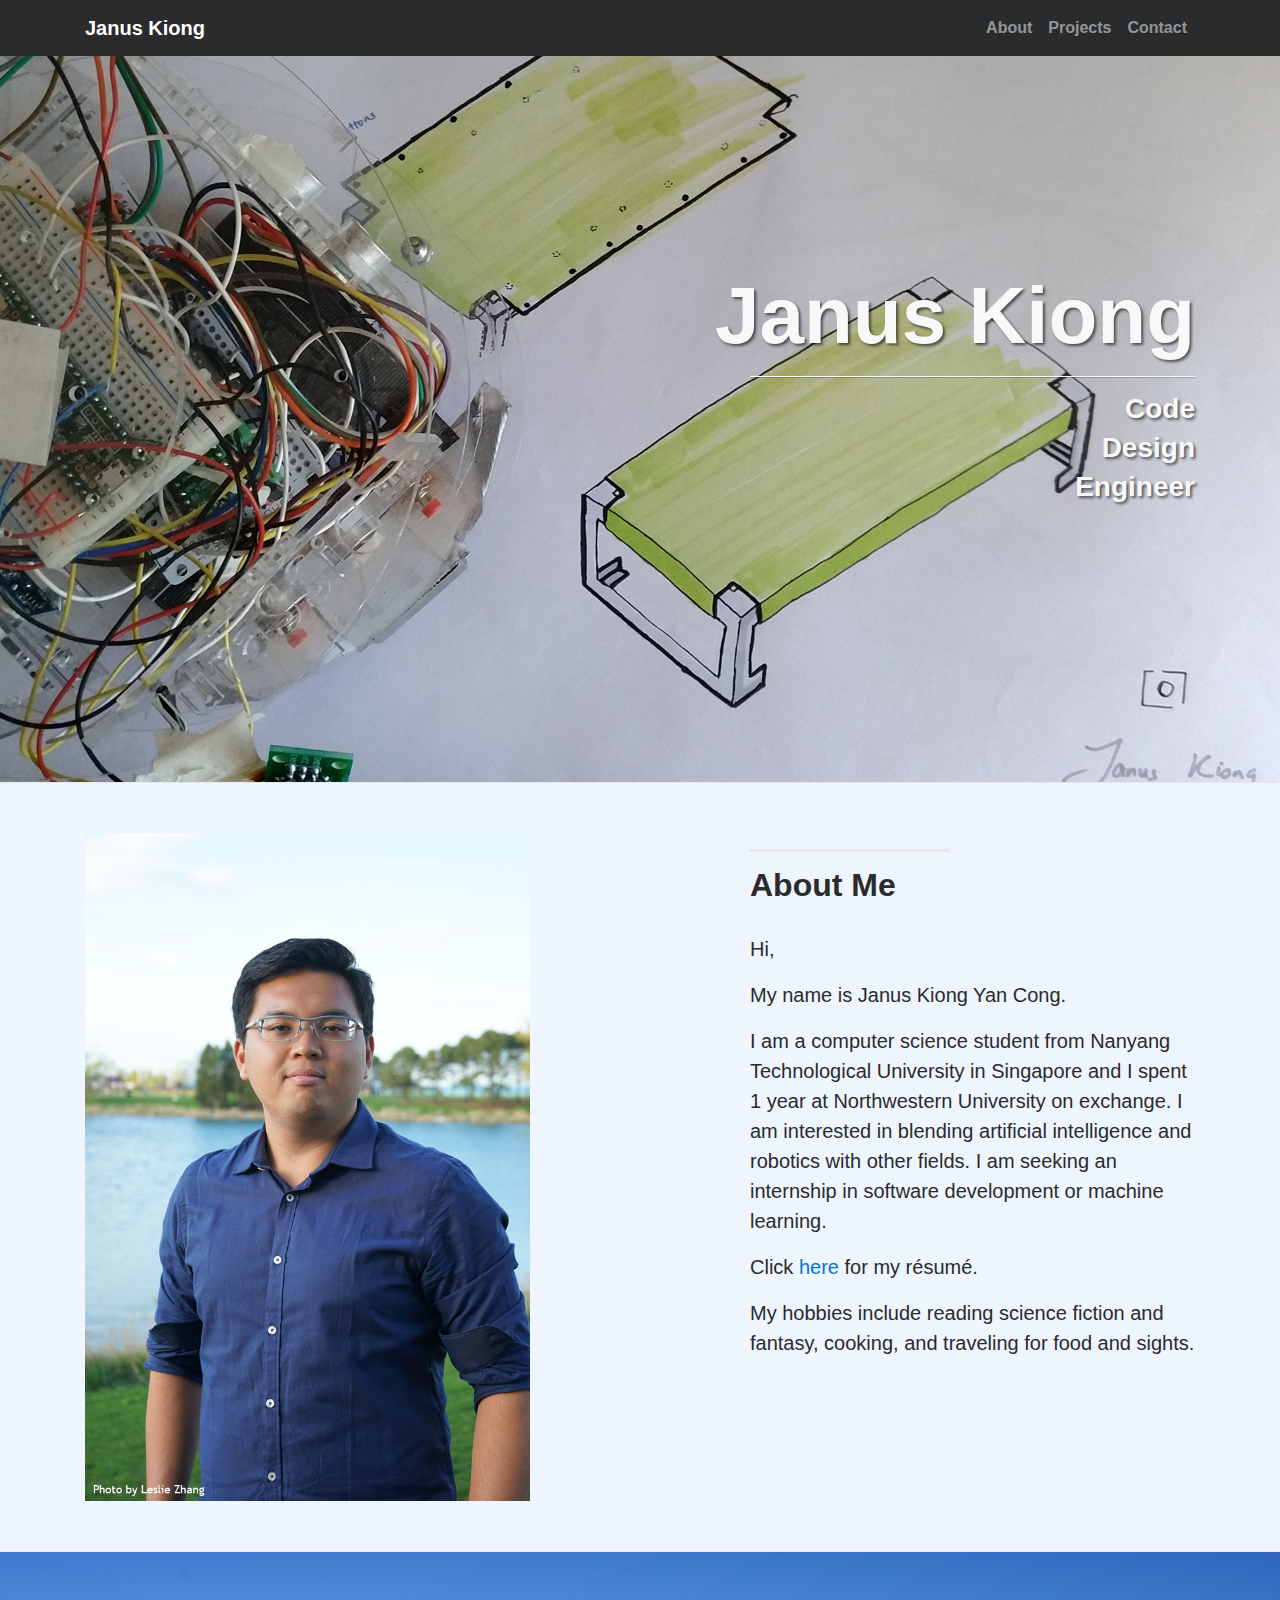
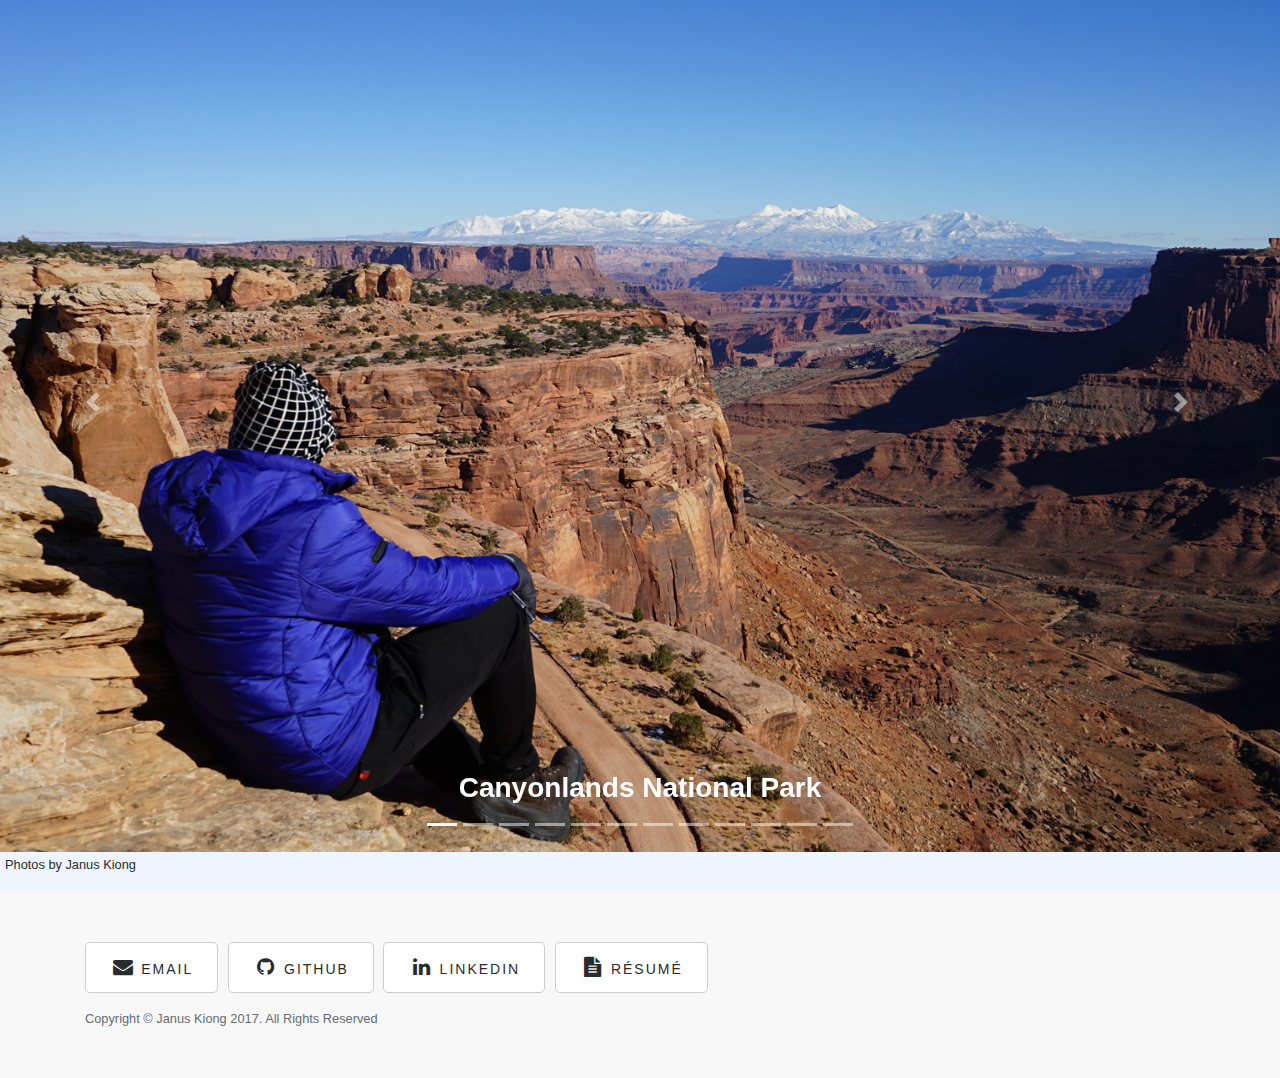
<file: index.html>
<!DOCTYPE html>
<html lang="en">

<head>

    <meta charset="utf-8">
    <meta name="viewport" content="width=device-width, initial-scale=1, shrink-to-fit=no">
    <meta name="description" content="">
    <meta name="author" content="">

    <title>Janus Kiong</title>

    <!-- Bootstrap core CSS -->
    <link href="vendor/bootstrap/css/bootstrap.min.css" rel="stylesheet">

    <!-- Custom styles for this template -->
    <link href="css/landing-page.css" rel="stylesheet">

    <!-- Custom fonts for this template -->
    <link href="vendor/font-awesome/css/font-awesome.min.css" rel="stylesheet" type="text/css">
    <link href="https://fonts.googleapis.com/css?family=Lato:300,400,700,300italic,400italic,700italic" rel="stylesheet" type="text/css">

    <!-- Temporary navbar container fix -->
    <style>
    .navbar-toggler {
        z-index: 1;
    }
    
    @media (max-width: 576px) {
        nav > .container {
            width: 100%;
        }
    }
    </style>

</head>

<body>

    <!-- Navigation -->
    <nav class="navbar fixed-top navbar-toggleable-md navbar-inverse bg-inverse">
        <button class="navbar-toggler navbar-toggler-right" type="button" data-toggle="collapse" data-target="#navbarExample" aria-controls="navbarExample" aria-expanded="false" aria-label="Toggle navigation">
            <span class="navbar-toggler-icon"></span>
        </button>
        <div class="container">
            <a class="navbar-brand" href="index.html">Janus Kiong</a>
            <div class="collapse navbar-collapse" id="navbarExample">
                <ul class="navbar-nav ml-auto">
                    <li class="nav-item">
                        <a class="nav-link" href="#about">About</a>
                    </li>
                    <li class="nav-item">
                        <a class="nav-link" href="projects/index.html">Projects</a>
                    </li>
                    <li class="nav-item">
                        <a class="nav-link" href="#contact">Contact</a>
                    </li>
                </ul>
            </div>
        </div>
    </nav>

    <!-- Header -->
    <header class="intro-header">
        <div class="container">
			<div class="intro-message">
				<h1>Janus Kiong</h1>
				<hr class="intro-divider">
				<h3 style="clear: both;">Code</h3>
				<h3>Design</h3>
				<h3>Engineer</h3>
            </div>
        </div>
    </header>

    <!-- Page Content -->
	<section id="about">
	<a name="about"></a>
    <section class="content-section-b">

        <div class="container">

            <div class="row">
                <div class="col-lg-5 push-lg-7">
                    <hr class="section-heading-spacer">
                    <div class="clearfix"></div>
                    <h2 class="section-heading">About Me</h2>
                    <p class="lead">Hi,</p>
					<p class="lead">My name is Janus Kiong Yan Cong.</p>
					<p class="lead">I am a computer science student from Nanyang Technological University in Singapore and I spent 1 year at Northwestern University on exchange. I am interested in blending artificial intelligence and robotics with other fields. I am seeking an internship in software development or machine learning.</p>
					<p class="lead">Click <a href="file/resume.pdf" target="_blank">here</a> for my résumé. </p>
					<p class="lead">My hobbies include reading science fiction and fantasy, cooking, and traveling for food and sights.</p>
                </div>
                <div class="col-lg-5 pull-lg-5">
                    <img class="img-fluid" src="img/januskiong.jpg" alt="">
                </div>
            </div>

        </div>
        <!-- /.container -->

    </section>
    <!-- /.content-section-b -->
	</section>
	
	<!--Full Page Sliders-->
    <header>
        <div id="carouselExampleIndicators" class="carousel slide" data-ride="carousel">
            <ol class="carousel-indicators">
                <li data-target="#carouselExampleIndicators" data-slide-to="0" class="active"></li>
                <li data-target="#carouselExampleIndicators" data-slide-to="1"></li>
                <li data-target="#carouselExampleIndicators" data-slide-to="2"></li>
				<li data-target="#carouselExampleIndicators" data-slide-to="3"></li>
				<li data-target="#carouselExampleIndicators" data-slide-to="4"></li>
				<li data-target="#carouselExampleIndicators" data-slide-to="5"></li>
				<li data-target="#carouselExampleIndicators" data-slide-to="6"></li>
				<li data-target="#carouselExampleIndicators" data-slide-to="7"></li>
				<li data-target="#carouselExampleIndicators" data-slide-to="8"></li>
				<li data-target="#carouselExampleIndicators" data-slide-to="9"></li>
				<li data-target="#carouselExampleIndicators" data-slide-to="10"></li>
				<li data-target="#carouselExampleIndicators" data-slide-to="11"></li>
				
            </ol>
            <div class="carousel-inner" role="listbox">
                <!-- Slide One - Set the background image for this slide in the line below -->
                <div class="carousel-item active" style="background-image: url('img/canyonlands.jpg')">
                    <div class="carousel-caption d-none d-md-block">
                        <h3>Canyonlands National Park</h3>
                    </div>
                </div>
                <!-- Slide Two - Set the background image for this slide in the line below -->
                <div class="carousel-item" style="background-image: url('img/yosemite.jpg')">
                    <div class="carousel-caption d-none d-md-block">
                        <h3>Yosemite National Park</h3>
                    </div>
                </div>
                <!-- Slide Three - Set the background image for this slide in the line below -->
                <div class="carousel-item" style="background-image: url('img/bryce-canyon.jpg')">
                    <div class="carousel-caption d-none d-md-block">
                        <h3>Bryce Canyon National Park</h3>
                    </div>
                </div>
				<div class="carousel-item" style="background-image: url('img/yellowstone-bunsen-peak.jpg')">
                    <div class="carousel-caption d-none d-md-block">
                        <h3>Bunsen Peak Trail, Yellowstone National Park</h3>
                    </div>
                </div>
				<div class="carousel-item" style="background-image: url('img/yellowstone-lower-falls.jpg')">
                    <div class="carousel-caption d-none d-md-block">
                        <h3>Yellowstone Lower Falls, Yellowstone National Park</h3>
                    </div>
                </div>
				<div class="carousel-item" style="background-image: url('img/bonneville-salt-flats.jpg')">
                    <div class="carousel-caption d-none d-md-block">
                        <h3>Bonneville Salt Flats</h3>
                    </div>
                </div>
				<div class="carousel-item" style="background-image: url('img/antelope-canyon.jpg')">
                    <div class="carousel-caption d-none d-md-block">
                        <h3>Antelope Canyon</h3>
                    </div>
                </div>
				<div class="carousel-item" style="background-image: url('img/death-valley.jpg')">
                    <div class="carousel-caption d-none d-md-block">
                        <h3>Death Valley National Park</h3>
                    </div>
                </div><div class="carousel-item" style="background-image: url('img/northwestern-university.jpg')">
                    <div class="carousel-caption d-none d-md-block">
                        <h3>Northwestern University</h3>
                    </div>
                </div>
				<div class="carousel-item" style="background-image: url('img/chicago-flight.jpg')">
                    <div class="carousel-caption d-none d-md-block">
                        <h3>Chicago</h3>
                    </div>
                </div>
				<div class="carousel-item" style="background-image: url('img/wodka-bar.jpg')">
                    <div class="carousel-caption d-none d-md-block">
                        <h3>Wódka Bar, Kraków</h3>
                    </div>
                </div>
				<div class="carousel-item" style="background-image: url('img/peles-castle.jpg')">
                    <div class="carousel-caption d-none d-md-block">
                        <h3>Peleș Castle, Romania</h3>
                    </div>
                </div>
            </div>
            <a class="carousel-control-prev" href="#carouselExampleIndicators" role="button" data-slide="prev">
                <span class="carousel-control-prev-icon" aria-hidden="true"></span>
                <span class="sr-only">Previous</span>
            </a>
            <a class="carousel-control-next" href="#carouselExampleIndicators" role="button" data-slide="next">
                <span class="carousel-control-next-icon" aria-hidden="true"></span>
                <span class="sr-only">Next</span>
            </a>
        </div>
		<p style="padding-left: 5px"><small>Photos by Janus Kiong</small></p>
    </header>

    <!-- Footer -->
	<section id="contact">
	<a name="contact"></a>
    <footer>
        <div class="container">
            <ul class="list-inline intro-social-buttons">
                    <li class="list-inline-item">
                        <a href="mailto:janus.kiong@gmail.com" class="btn btn-secondary btn-lg"><i class="fa fa-envelope fa-fw"></i> <span class="network-name">Email</span></a>
                    </li>
                    <li class="list-inline-item">
                        <a href="https://github.com/JnusK" class="btn btn-secondary btn-lg"><i class="fa fa-github fa-fw"></i> <span class="network-name">Github</span></a>
                    </li>
                    <li class="list-inline-item">
                        <a href="https://www.linkedin.com/in/januskiong/" class="btn btn-secondary btn-lg"><i class="fa fa-linkedin fa-fw"></i> <span class="network-name">Linkedin</span></a>
                    </li>
					<li class="list-inline-item">
                        <a href="file/resume.pdf" target="_blank" class="btn btn-secondary btn-lg"><i class="fa fa-file-text fa-fw"></i> <span class="network-name">Résumé</span></a>
                    </li>
                </ul>
            <p class="copyright text-muted small">Copyright &copy; Janus Kiong 2017. All Rights Reserved</p>
        </div>
    </footer>
	</section>

    <!-- Bootstrap core JavaScript -->
    <script src="vendor/jquery/jquery.min.js"></script>
    <script src="vendor/tether/tether.min.js"></script>
    <script src="vendor/bootstrap/js/bootstrap.min.js"></script>

</body>

</html>
</file>
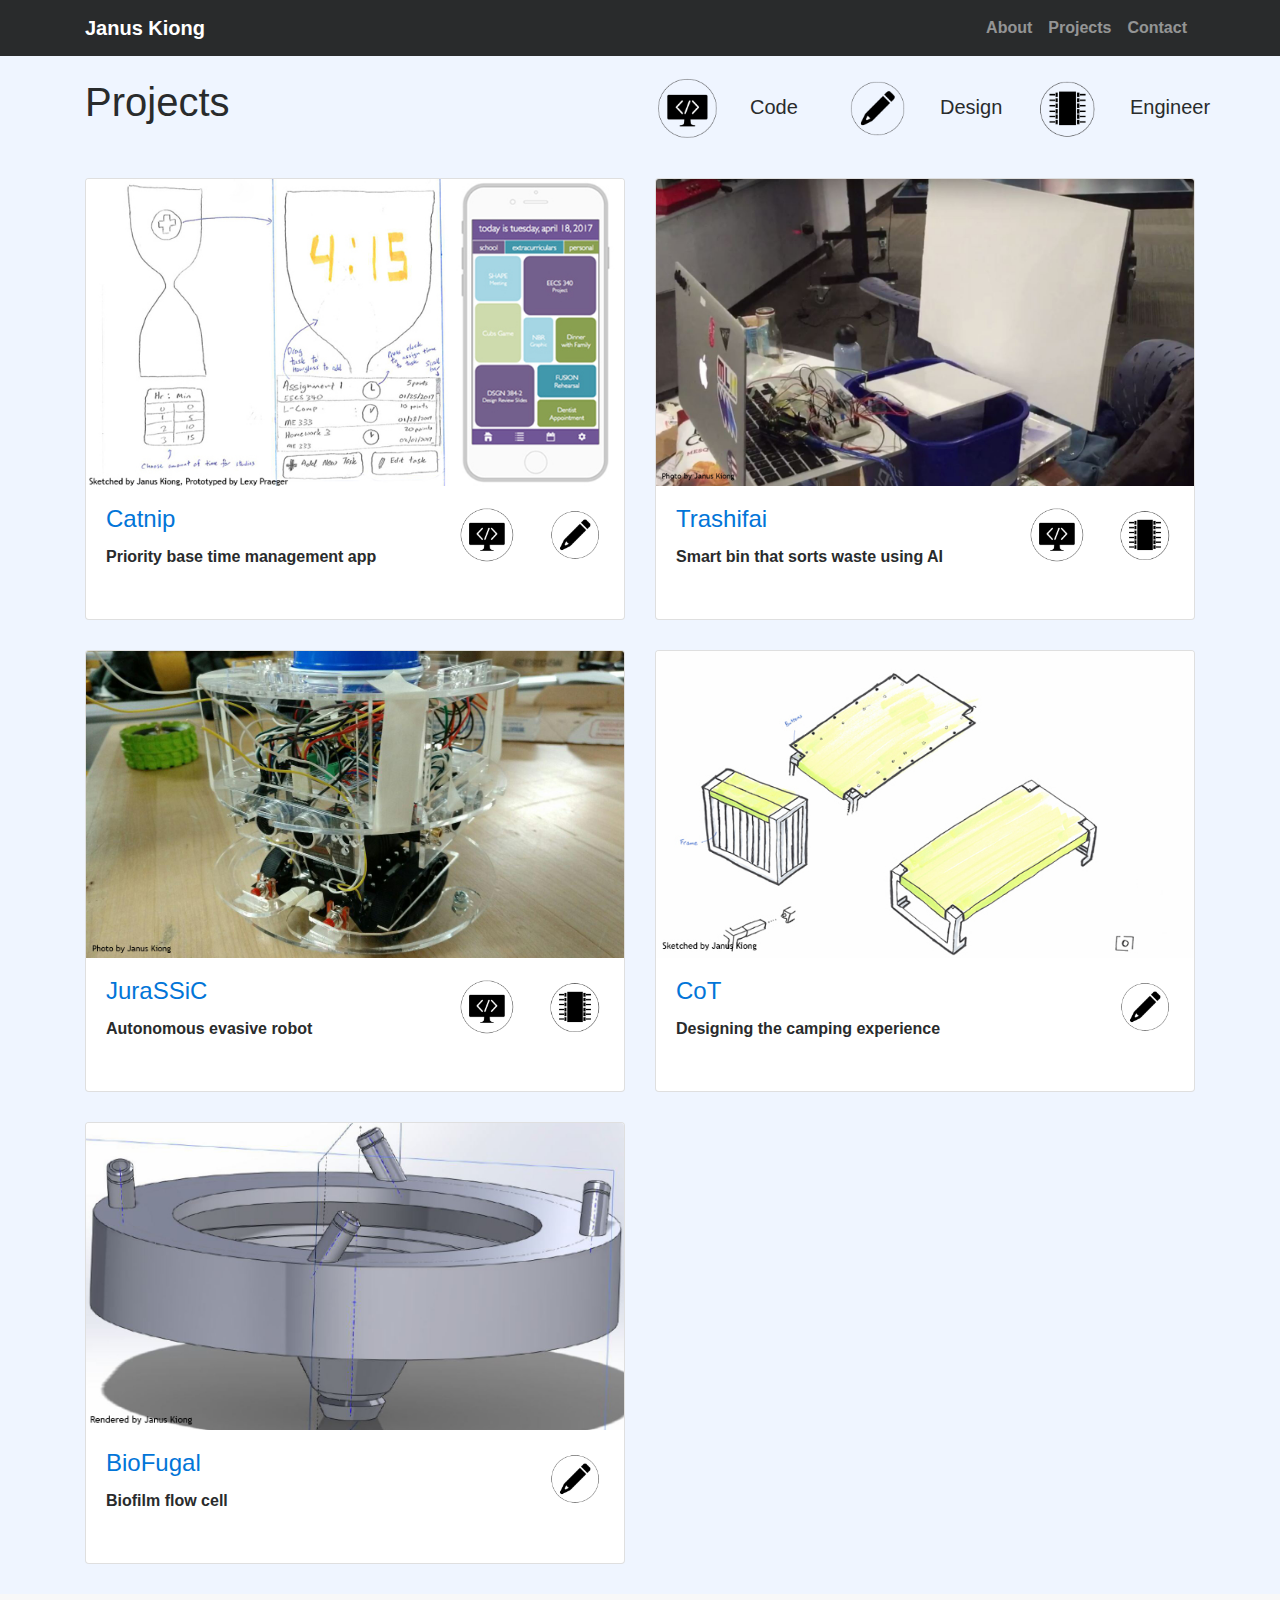
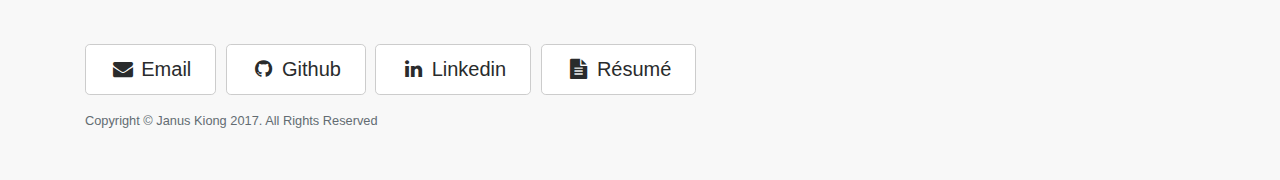
<file: projects/index.html>
<!DOCTYPE html>
<html lang="en">

<head>

    <meta charset="utf-8">
    <meta name="viewport" content="width=device-width, initial-scale=1, shrink-to-fit=no">
    <meta name="description" content="">
    <meta name="author" content="">

    <title>Janus Kiong - Projects</title>

    <!-- Bootstrap core CSS -->
    <link href="../vendor/bootstrap/css/bootstrap.min.css" rel="stylesheet">

    <!-- Custom styles for this template -->
    <link href="css/2-col-portfolio.css" rel="stylesheet">

	<!-- Custom fonts for this template -->
    <link href="../vendor/font-awesome/css/font-awesome.min.css" rel="stylesheet" type="text/css">
    <link href="https://fonts.googleapis.com/css?family=Lato:300,400,700,300italic,400italic,700italic" rel="stylesheet" type="text/css">

    <!-- Temporary navbar container fix -->
    <style>
    .navbar-toggler {
        z-index: 1;
    }
    
    @media (max-width: 576px) {
        nav > .container {
            width: 100%;
        }
    }
    </style>

</head>

<body>

    <!-- Navigation -->
    <nav class="navbar fixed-top navbar-toggleable-md navbar-inverse bg-inverse">
        <button class="navbar-toggler navbar-toggler-right" type="button" data-toggle="collapse" data-target="#navbarExample" aria-controls="navbarExample" aria-expanded="false" aria-label="Toggle navigation">
            <span class="navbar-toggler-icon"></span>
        </button>
        <div class="container">
            <a class="navbar-brand" href="../index.html">Janus Kiong</a>
            <div class="collapse navbar-collapse" id="navbarExample">
                <ul class="navbar-nav ml-auto">
                    <li class="nav-item">
                        <a class="nav-link" href="../index.html#about">About</a>
                    </li>
                    <li class="nav-item">
                        <a class="nav-link" href="index.html">Projects</a>
                    </li>
                    <li class="nav-item">
                        <a class="nav-link" href="#contact">Contact</a>
                    </li>
                </ul>
            </div>
        </div>
    </nav>

    <!-- Page Content -->
    <div class="container">

        <!-- Page Heading -->
		<div class="row">
			<div class="col-lg-6 portfolio-item">
				<h1 class="my-4">Projects</h1>
			</div>
			<div class="col-lg-1 portfolio-item">
				<img class="img-fluid" style="padding-top:20px;" src="img/Code.png" alt="">
			</div>
			<div class="col-lg-1 portfolio-item">
				<h5 class "card-text" style="padding-top:40px; padding-right:20px;">Code</h5>
			</div>
			<div class="col-lg-1 portfolio-item">
				<img class="img-fluid" style="padding-top:20px;" src="img/Design.png" alt="">
			</div>
			<div class="col-lg-1 portfolio-item">
				<h5 class "card-text" style="padding-top:40px; padding-right:20px;">Design</h5>
			</div>
			<div class="col-lg-1 portfolio-item">
				<img class="img-fluid" style="padding-top:20px;" src="img/Engineer.png" alt="">
			</div>
			<div class="col-lg-1 portfolio-item">
				<h5 class "card-text" style="padding-top:40px; padding-right:20px;">Engineer</h5>
			</div>
		</div>

        <div class="row">
			<div class="col-lg-6 portfolio-item">
                <div class="card h-100">
                    <a href="catnip.html"><img class="card-img-top img-fluid" src="img/catnip-index.jpg" alt=""></a>
                    <div class="card-block">
						<div class="row">
							<div class="col-lg-8 portfolio-item">
								<h4 class="card-title"><a href="catnip.html">Catnip</a></h4>
								<p class="card-text">Priority base time management app</p>
							</div>
							<div class="col-lg-2 portfolio-item">
								<img class="img-fluid" src="img/Code.png" alt="">
							</div>
							<div class="col-lg-2 portfolio-item">
								<img class="img-fluid" src="img/Design.png" alt="">
							</div>
						</div>
                    </div>
                </div>
            </div>
            <div class="col-lg-6 portfolio-item">
                <div class="card h-100">
                    <a href="trashifai.html"><img class="card-img-top img-fluid" src="img/trashifai-index.jpg" alt=""></a>
                    <div class="card-block">
						<div class="row">
							<div class="col-lg-8 portfolio-item">
								<h4 class="card-title"><a href="trashifai.html">Trashifai</a></h4>
								<p class="card-text">Smart bin that sorts waste using AI</p>
							</div>
							<div class="col-lg-2 portfolio-item">
								<img class="img-fluid" src="img/Code.png" alt="">
							</div>
							<div class="col-lg-2 portfolio-item">
								<img class="img-fluid" src="img/Engineer.png" alt="">
							</div>
						</div>
                    </div>
                </div>
            </div>
            <div class="col-lg-6 portfolio-item">
                <div class="card h-100">
                    <a href="jurassic.html"><img class="card-img-top img-fluid" src="img/jurassic-index.jpg" alt=""></a>
                    <div class="card-block">
						<div class="row">
							<div class="col-lg-8 portfolio-item">
								<h4 class="card-title"><a href="jurassic.html">JuraSSiC</a></h4>
								<p class="card-text">Autonomous evasive robot</p>
							</div>
							<div class="col-lg-2 portfolio-item">
								<img class="img-fluid" src="img/Code.png" alt="">
							</div>
							<div class="col-lg-2 portfolio-item">
								<img class="img-fluid" src="img/Engineer.png" alt="">
							</div>
						</div>
                    </div>
                </div>
            </div>
            <div class="col-lg-6 portfolio-item">
                <div class="card h-100">
                    <a href="cot.html"><img class="card-img-top img-fluid" src="img/cot-index.jpg" alt=""></a>
                    <div class="card-block">
						<div class="row">
							<div class="col-lg-10 portfolio-item">
								<h4 class="card-title"><a href="cot.html">CoT</a></h4>
								<p class="card-text">Designing the camping experience</p>
							</div>
							<div class="col-lg-2 portfolio-item">
								<img class="img-fluid" src="img/Design.png" alt="">
							</div>
						</div>
                    </div>
                </div>
            </div>
            <div class="col-lg-6 portfolio-item">
                <div class="card h-100">
                    <a href="biofugal.html"><img class="card-img-top img-fluid" src="img/biofugal-index.jpg" alt=""></a>
                    <div class="card-block">
						<div class="row">
							<div class="col-lg-10 portfolio-item">
								<h4 class="card-title"><a href="biofugal.html">BioFugal</a></h4>
								<p class="card-text">Biofilm flow cell</p>
							</div>
							<div class="col-lg-2 portfolio-item">
								<img class="img-fluid" src="img/Design.png" alt="">
							</div>
						</div>
                    </div>
                </div>
            </div>
        </div>
        <!-- /.row -->

        <!-- Pagination -->
		<!--
        <ul class="pagination justify-content-center">
            <li class="page-item">
                <a class="page-link" href="#" aria-label="Previous">
                    <span aria-hidden="true">&laquo;</span>
                    <span class="sr-only">Previous</span>
                </a>
            </li>
            <li class="page-item">
                <a class="page-link" href="#">1</a></li>
            <li class="page-item">
                <a class="page-link" href="#">2</a></li>
            <li class="page-item">
                <a class="page-link" href="#">3</a></li>
            <li class="page-item">
                <a class="page-link" href="#" aria-label="Next">
                    <span aria-hidden="true">&raquo;</span>
                    <span class="sr-only">Next</span>
                </a>
            </li>
        </ul>
		-->
    </div>
    <!-- /.container -->

    <!-- Footer -->
    <section id="contact">
	<a name="contact"></a>
    <footer>
        <div class="container">
            <ul class="list-inline intro-social-buttons">
                    <li class="list-inline-item">
                        <a href="mailto:janus.kiong@gmail.com" class="btn btn-secondary btn-lg"><i class="fa fa-envelope fa-fw"></i> <span class="network-name">Email</span></a>
                    </li>
                    <li class="list-inline-item">
                        <a href="https://github.com/JnusK" class="btn btn-secondary btn-lg"><i class="fa fa-github fa-fw"></i> <span class="network-name">Github</span></a>
                    </li>
                    <li class="list-inline-item">
                        <a href="https://www.linkedin.com/in/januskiong/" class="btn btn-secondary btn-lg"><i class="fa fa-linkedin fa-fw"></i> <span class="network-name">Linkedin</span></a>
                    </li>
					<li class="list-inline-item">
                        <a href="../file/resume.pdf" target="_blank" class="btn btn-secondary btn-lg"><i class="fa fa-file-text fa-fw"></i> <span class="network-name">Résumé</span></a>
                    </li>
                </ul>
            <p class="copyright text-muted small">Copyright &copy; Janus Kiong 2017. All Rights Reserved</p>
        </div>
    </footer>
	</section>

    <!-- Bootstrap core JavaScript -->
    <script src="vendor/jquery/jquery.min.js"></script>
    <script src="vendor/tether/tether.min.js"></script>
    <script src="vendor/bootstrap/js/bootstrap.min.js"></script>

</body>

</html>
</file>
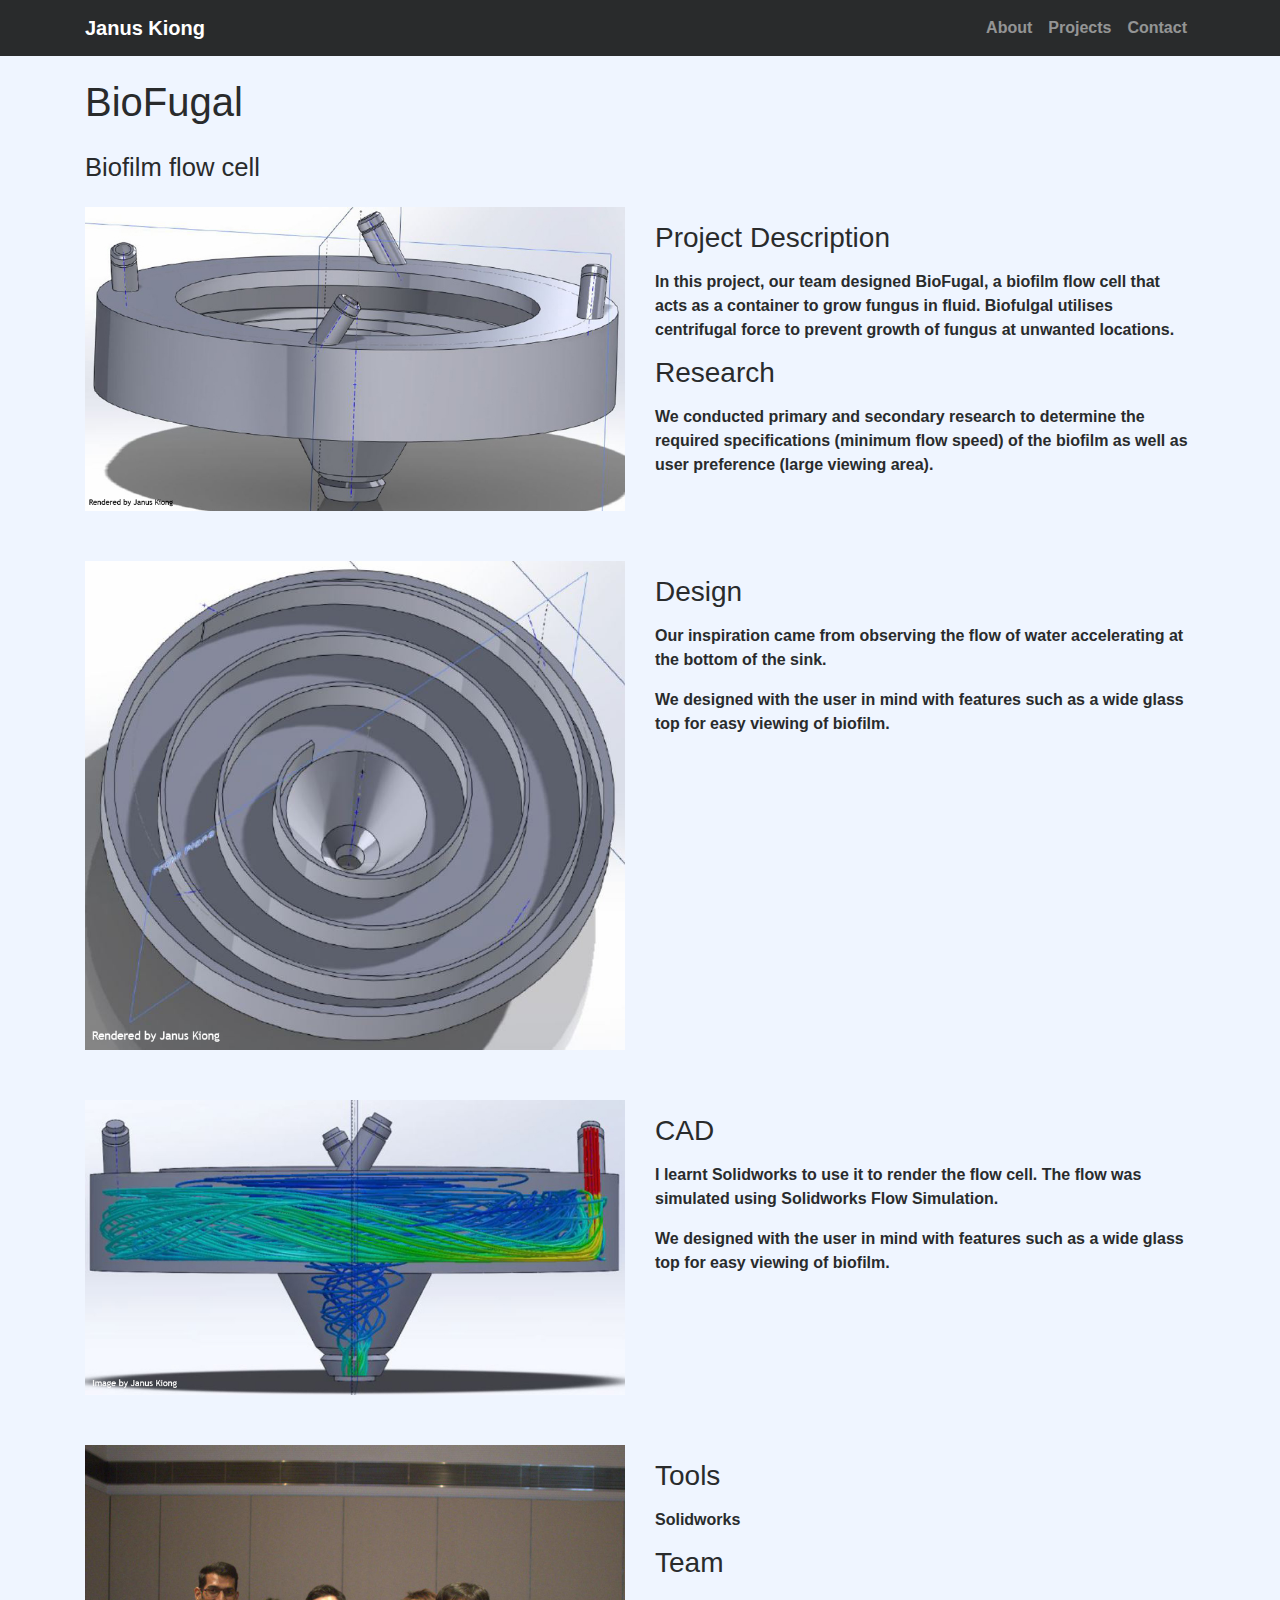
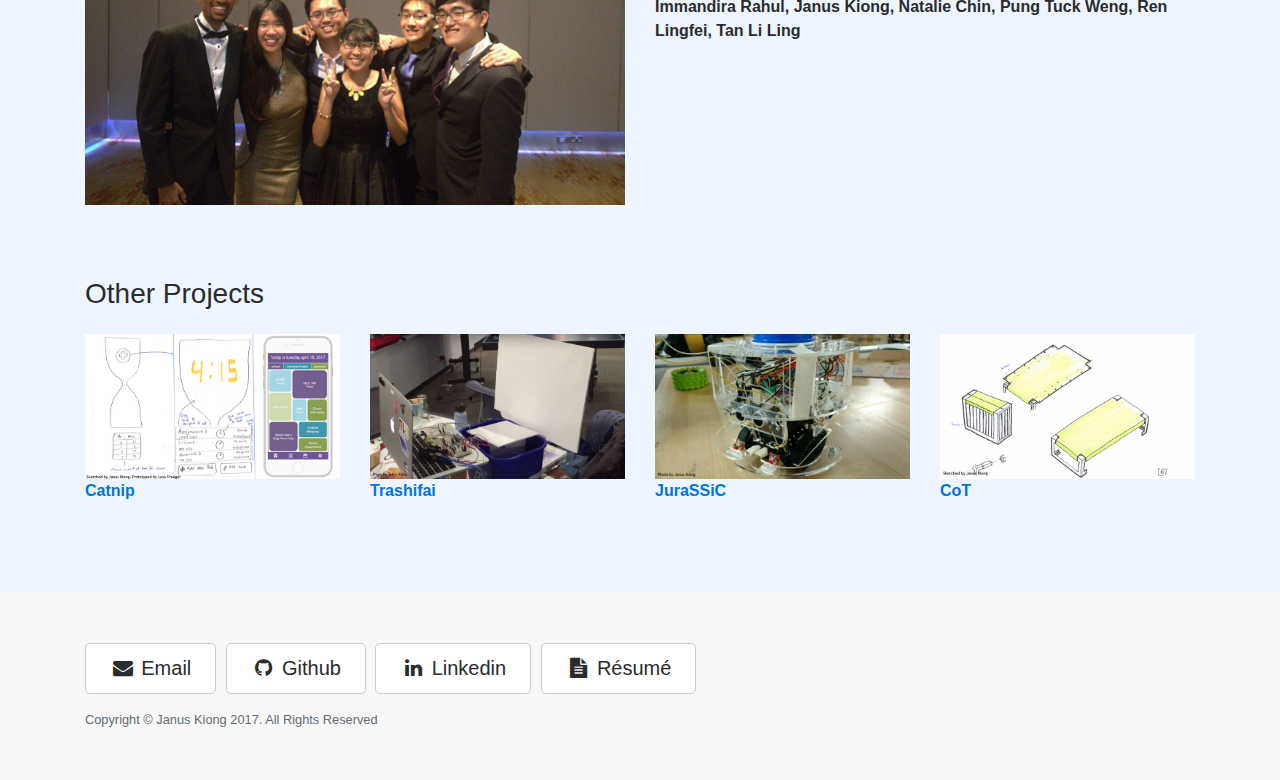
<file: projects/biofugal.html>
<!DOCTYPE html>
<html lang="en">

<head>

    <meta charset="utf-8">
    <meta name="viewport" content="width=device-width, initial-scale=1, shrink-to-fit=no">
    <meta name="description" content="">
    <meta name="author" content="">

    <title>Janus Kiong - Trashifai</title>

    <!-- Bootstrap core CSS -->
    <link href="vendor/bootstrap/css/bootstrap.min.css" rel="stylesheet">

    <!-- Custom styles for this template -->
    <link href="css/portfolio-item.css" rel="stylesheet">

	<!-- Custom fonts for this template -->
    <link href="../vendor/font-awesome/css/font-awesome.min.css" rel="stylesheet" type="text/css">
    <link href="https://fonts.googleapis.com/css?family=Lato:300,400,700,300italic,400italic,700italic" rel="stylesheet" type="text/css">

    <!-- Temporary navbar container fix -->
    <style>
    .navbar-toggler {
        z-index: 1;
    }
    
    @media (max-width: 576px) {
        nav > .container {
            width: 100%;
        }
    }
    </style>

</head>

<body>

    <!-- Navigation -->
    <nav class="navbar fixed-top navbar-toggleable-md navbar-inverse bg-inverse">
        <button class="navbar-toggler navbar-toggler-right" type="button" data-toggle="collapse" data-target="#navbarExample" aria-controls="navbarExample" aria-expanded="false" aria-label="Toggle navigation">
            <span class="navbar-toggler-icon"></span>
        </button>
        <div class="container">
            <a class="navbar-brand" href="../index.html">Janus Kiong</a>
            <div class="collapse navbar-collapse" id="navbarExample">
                <ul class="navbar-nav ml-auto">
                    <li class="nav-item">
                        <a class="nav-link" href="../index.html#about">About</a>
                    </li>
                    <li class="nav-item">
                        <a class="nav-link" href="index.html">Projects</a>
                    </li>
                    <li class="nav-item">
                        <a class="nav-link" href="#contact">Contact</a>
                    </li>
                </ul>
            </div>
        </div>
    </nav>

    <!-- Page Content -->
    <div class="container">

        <!-- Portfolio Item Heading -->
        <h1 class="my-4">BioFugal</h1>
		<h2 class="my-4"><small>Biofilm flow cell</small></h2>

        <!-- Portfolio Item Row -->
        <div class="row">

            <div class="col-md-6">
                <img class="img-fluid" src="img/biofugal.jpg" alt="">
            </div>

            <div class="col-md-6">
                <h3 class="my-3">Project Description</h3>
                <p>In this project, our team designed BioFugal, a biofilm flow cell that acts as a container to grow fungus in fluid. Biofulgal utilises centrifugal force to prevent growth of fungus at unwanted locations.</p>
                <h3 class="my-3">Research</h3>
				<p>We conducted primary and secondary research to determine the required specifications (minimum flow speed) of the biofilm as well as user preference (large viewing area).</p>
            </div>

        </div>
		<!-- /.row -->
		<div class="row">

            <div class="col-md-6">
                <img class="img-fluid" src="img/biofugal-interior.jpg" alt="">
            </div>

            <div class="col-md-6">
                <h3 class="my-3">Design</h3>
                <p>Our inspiration came from observing the flow of water accelerating at the bottom of the sink.</p>
				<p>We designed with the user in mind with features such as a wide glass top for easy viewing of biofilm.</p>
			</div>

        </div>
		<div class="row">

            <div class="col-md-6">
                <img class="img-fluid" src="img/biofugal-flow.jpg" alt="">
            </div>

            <div class="col-md-6">
                <h3 class="my-3">CAD</h3>
                <p>I learnt Solidworks to use it to render the flow cell. The flow was simulated using Solidworks Flow Simulation.</p>
				<p>We designed with the user in mind with features such as a wide glass top for easy viewing of biofilm.</p>
			</div>

        </div>
		<div class="row">

            <div class="col-md-6">
                <img class="img-fluid" src="img/biofugal-team.jpg" alt="">
            </div>	
			<div class="col-md-6">
				<h3 class="my-3">Tools</h3>
				<p>Solidworks</p>
				<h3 class="my-3">Team</h3>
				<p>Immandira Rahul, Janus Kiong, Natalie Chin, Pung Tuck Weng, Ren Lingfei, Tan Li Ling</p>
			</div>
        </div>

        <!-- Related Projects Row -->
        <h3 class="my-4">Other Projects</h3>

        <div class="row">

            <div class="col-md-3 col-sm-6 mb-4">
                <a href="catnip.html">
                    <img class="img-fluid" src="img/catnip-index.jpg" alt="">
					<p>Catnip</p>
                </a>
            </div>

			<div class="col-md-3 col-sm-6 mb-4">
                <a href="trashifai.html">
                    <img class="img-fluid" src="img/trashifai-index.jpg" alt="">
					<p>Trashifai</p>
				</a>
            </div>
			
            <div class="col-md-3 col-sm-6 mb-4">
                <a href="jurassic.html">
                    <img class="img-fluid" src="img/jurassic-index.jpg" alt="">
					<p>JuraSSiC</p>
				</a>
            </div>

            <div class="col-md-3 col-sm-6 mb-4">
                <a href="cot.html">
                    <img class="img-fluid" src="img/cot-index.jpg" alt="">
					<p>CoT</p>
				</a>
            </div>

        </div>
        <!-- /.row -->

    </div>
    <!-- /.container -->

    <!-- Footer -->
    <section id="contact">
	<a name="contact"></a>
    <footer>
        <div class="container">
            <ul class="list-inline intro-social-buttons">
                    <li class="list-inline-item">
                        <a href="mailto:janus.kiong@gmail.com" class="btn btn-secondary btn-lg"><i class="fa fa-envelope fa-fw"></i> <span class="network-name">Email</span></a>
                    </li>
                    <li class="list-inline-item">
                        <a href="https://github.com/JnusK" class="btn btn-secondary btn-lg"><i class="fa fa-github fa-fw"></i> <span class="network-name">Github</span></a>
                    </li>
                    <li class="list-inline-item">
                        <a href="https://www.linkedin.com/in/januskiong/" class="btn btn-secondary btn-lg"><i class="fa fa-linkedin fa-fw"></i> <span class="network-name">Linkedin</span></a>
                    </li>
					<li class="list-inline-item">
                        <a href="../file/resume.pdf" target="_blank" class="btn btn-secondary btn-lg"><i class="fa fa-file-text fa-fw"></i> <span class="network-name">Résumé</span></a>
                    </li>
                </ul>
            <p class="copyright text-muted small">Copyright &copy; Janus Kiong 2017. All Rights Reserved</p>
        </div>
    </footer>
	</section>

    <!-- Bootstrap core JavaScript -->
    <script src="vendor/jquery/jquery.min.js"></script>
    <script src="vendor/tether/tether.min.js"></script>
    <script src="vendor/bootstrap/js/bootstrap.min.js"></script>

</body>

</html>
</file>
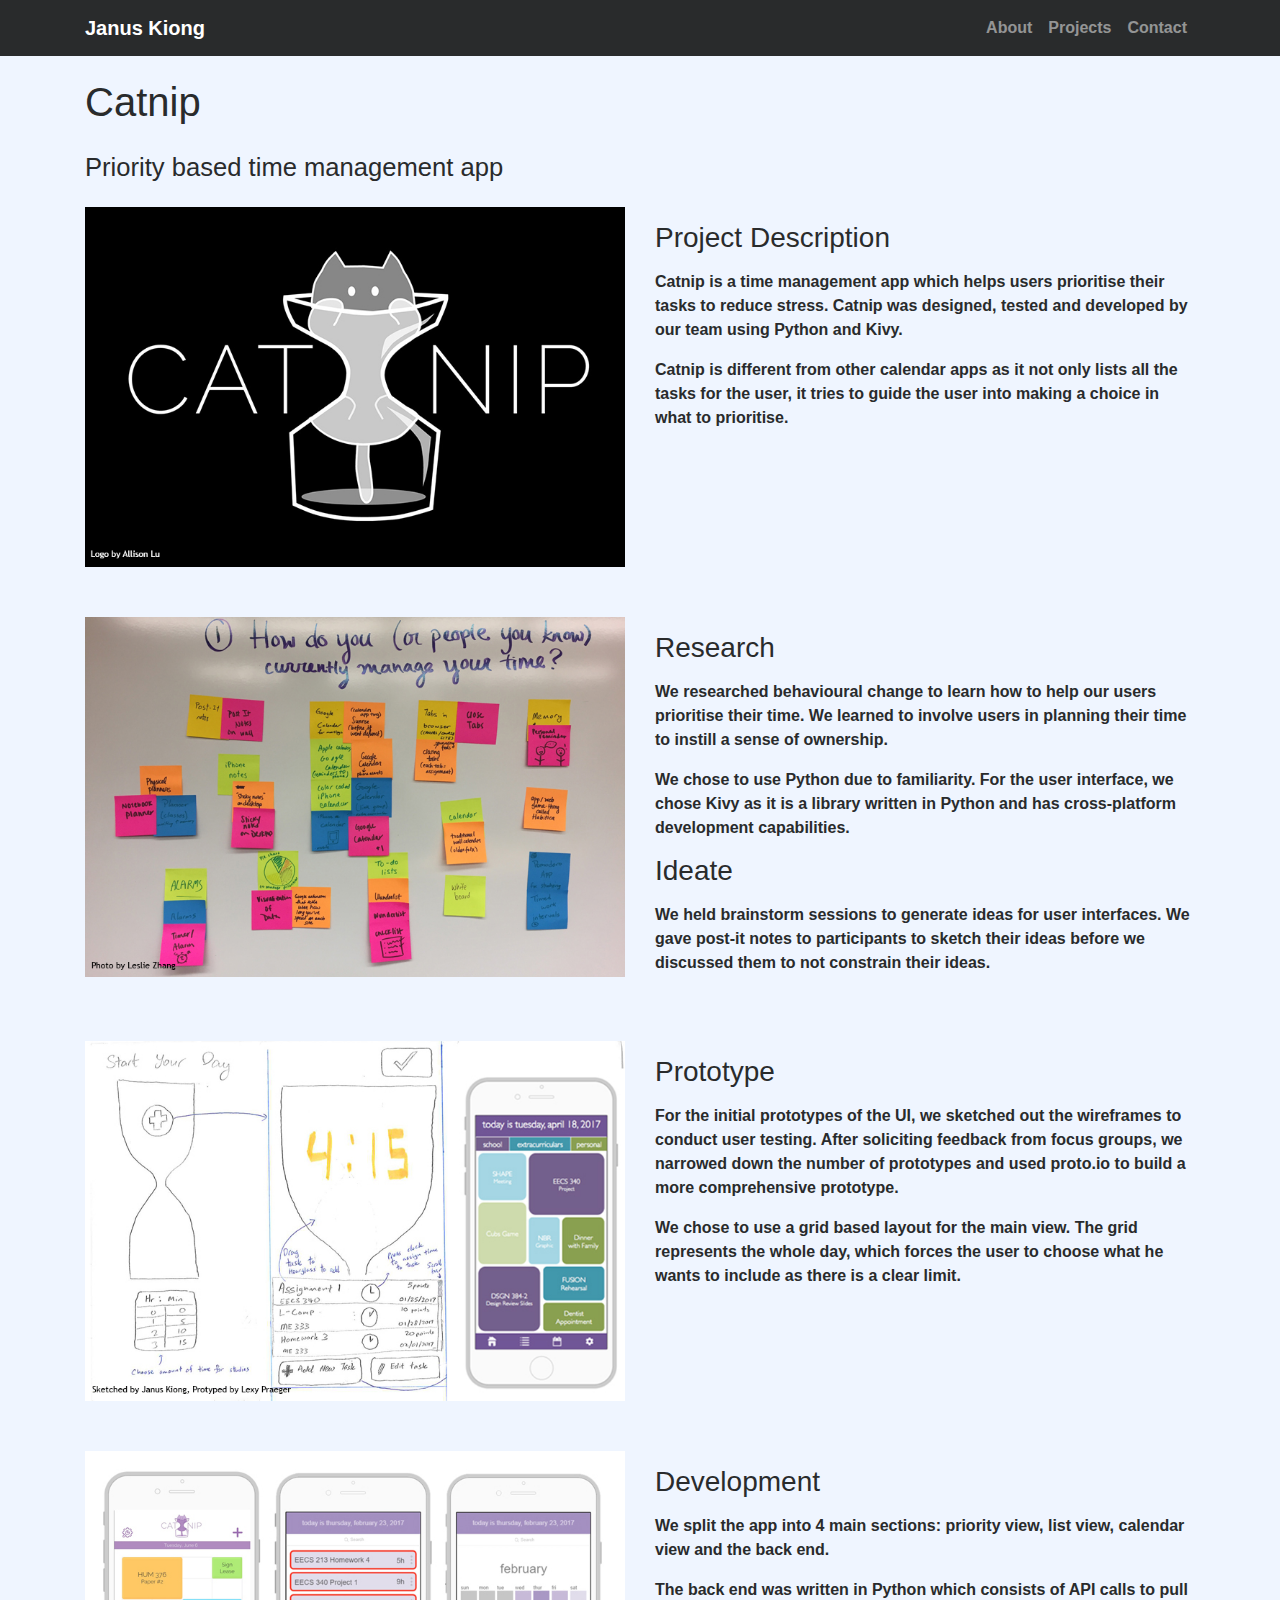
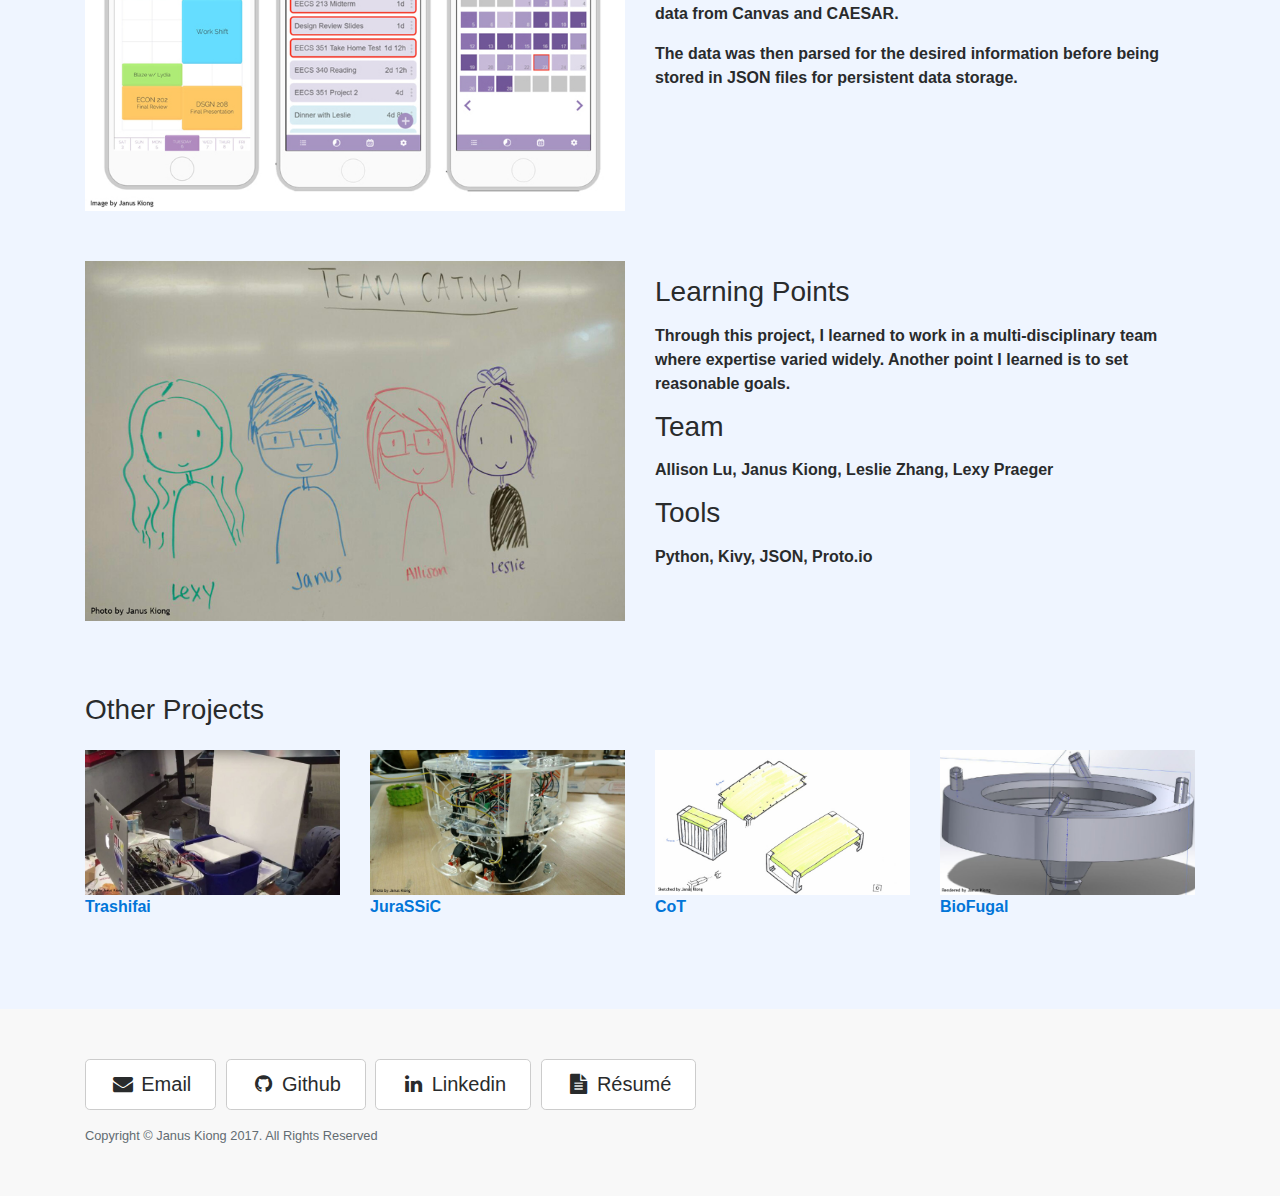
<file: projects/catnip.html>
<!DOCTYPE html>
<html lang="en">

<head>

    <meta charset="utf-8">
    <meta name="viewport" content="width=device-width, initial-scale=1, shrink-to-fit=no">
    <meta name="description" content="">
    <meta name="author" content="">

    <title>Janus Kiong - Catnip</title>

    <!-- Bootstrap core CSS -->
    <link href="vendor/bootstrap/css/bootstrap.min.css" rel="stylesheet">

    <!-- Custom styles for this template -->
    <link href="css/portfolio-item.css" rel="stylesheet">

	<!-- Custom fonts for this template -->
    <link href="../vendor/font-awesome/css/font-awesome.min.css" rel="stylesheet" type="text/css">
    <link href="https://fonts.googleapis.com/css?family=Lato:300,400,700,300italic,400italic,700italic" rel="stylesheet" type="text/css">

    <!-- Temporary navbar container fix -->
    <style>
    .navbar-toggler {
        z-index: 1;
    }
    
    @media (max-width: 576px) {
        nav > .container {
            width: 100%;
        }
    }
    </style>

</head>

<body>

    <!-- Navigation -->
    <nav class="navbar fixed-top navbar-toggleable-md navbar-inverse bg-inverse">
        <button class="navbar-toggler navbar-toggler-right" type="button" data-toggle="collapse" data-target="#navbarExample" aria-controls="navbarExample" aria-expanded="false" aria-label="Toggle navigation">
            <span class="navbar-toggler-icon"></span>
        </button>
        <div class="container">
            <a class="navbar-brand" href="../index.html">Janus Kiong</a>
            <div class="collapse navbar-collapse" id="navbarExample">
                <ul class="navbar-nav ml-auto">
                    <li class="nav-item">
                        <a class="nav-link" href="../index.html#about">About</a>
                    </li>
                    <li class="nav-item">
                        <a class="nav-link" href="index.html">Projects</a>
                    </li>
                    <li class="nav-item">
                        <a class="nav-link" href="#contact">Contact</a>
                    </li>
                </ul>
            </div>
        </div>
    </nav>

    <!-- Page Content -->
    <div class="container">

        <!-- Portfolio Item Heading -->
        <h1 class="my-4">Catnip</h1>
		<h2 class="my-4"><small>Priority based time management app</small></h2>

        <!-- Portfolio Item Row -->
        <div class="row">

            <div class="col-md-6">
                <img class="img-fluid" src="img/catnip-logo.jpg" alt="">
            </div>

            <div class="col-md-6">
                <h3 class="my-3">Project Description</h3>
                <p>Catnip is a time management app which helps users prioritise their tasks to reduce stress. Catnip was designed, tested and developed by our team using Python and Kivy.</p>
                <p>Catnip is different from other calendar apps as it not only lists all the tasks for the user, it tries to guide the user into making a choice in what to prioritise.</p>
            </div>
		</div>
		<div class="row">

            <div class="col-md-6">
                <img class="img-fluid" src="img/catnip-brainstorm.jpg" alt="">
            </div>	
			<div class="col-md-6">
				<h3 class="my-3">Research</h3>
				<p>We researched behavioural change to learn how to help our users prioritise their time. We learned to involve users in planning their time to instill a sense of ownership.</p>
                <p>We chose to use Python due to familiarity. For the user interface, we chose Kivy as it is a library written in Python and has cross-platform development capabilities.</p>
				<h3 class="my-3">Ideate</h3>
				<p>We held brainstorm sessions to generate ideas for user interfaces. We gave post-it notes to participants to sketch their ideas before we discussed them to not constrain their ideas.</p>
			</div>
        </div>
		<div class="row">

            <div class="col-md-6">
                <img class="img-fluid" src="img/catnip-prototype.jpg" alt="">
            </div>	
			<div class="col-md-6">
				<h3 class="my-3">Prototype</h3>
                <p>For the initial prototypes of the UI, we sketched out the wireframes to conduct user testing. After soliciting feedback from focus groups, we narrowed down the number of prototypes and used proto.io to build a more comprehensive prototype.</p>
				<p>We chose to use a grid based layout for the main view. The grid represents the whole day, which forces the user to choose what he wants to include as there is a clear limit.</p>
            </div>
        </div>
		<div class="row">

            <div class="col-md-6">
                <img class="img-fluid" src="img/catnip-layouts.jpg" alt="">
            </div>	
			<div class="col-md-6">
				<h3 class="my-3">Development</h3>
                <p>We split the app into 4 main sections: priority view, list view, calendar view and the back end.</p>
				<p>The back end was written in Python which consists of API calls to pull data from Canvas and CAESAR. </p>
				<p>The data was then parsed for the desired information before being stored in JSON files for persistent data storage.</p>
            </div>
        </div>
		<div class="row">

            <div class="col-md-6">
                <img class="img-fluid" src="img/catnip-team.jpg" alt="">
            </div>	
			<div class="col-md-6">
				<h3 class="my-3">Learning Points</h3>
				<p>Through this project, I learned to work in a multi-disciplinary team where expertise varied widely. Another point I learned is to set reasonable goals.</p>
				<h3 class="my-3">Team</h3>
				<p>Allison Lu, Janus Kiong, Leslie Zhang, Lexy Praeger</p>
				<h3 class="my-3">Tools</h3>
				<p>Python, Kivy, JSON, Proto.io</p>
				
			</div>
        </div>
        <!-- /.row -->

        <!-- Related Projects Row -->
        <h3 class="my-4">Other Projects</h3>

        <div class="row">

            <div class="col-md-3 col-sm-6 mb-4">
                <a href="trashifai.html">
                    <img class="img-fluid" src="img/trashifai-index.jpg" alt="">
					<p>Trashifai</p>
                </a>
            </div>

            <div class="col-md-3 col-sm-6 mb-4">
                <a href="jurassic.html">
                    <img class="img-fluid" src="img/jurassic-index.jpg" alt="">
					<p>JuraSSiC</p>
				</a>
            </div>

            <div class="col-md-3 col-sm-6 mb-4">
                <a href="cot.html">
                    <img class="img-fluid" src="img/cot-index.jpg" alt="">
					<p>CoT</p>
				</a>
            </div>

            <div class="col-md-3 col-sm-6 mb-4">
                <a href="biofugal.html">
                    <img class="img-fluid" src="img/biofugal-index.jpg" alt="">
					<p>BioFugal</p>
				</a>
            </div>

        </div>
        <!-- /.row -->

    </div>
    <!-- /.container -->

    <!-- Footer -->
    <section id="contact">
	<a name="contact"></a>
    <footer>
        <div class="container">
            <ul class="list-inline intro-social-buttons">
                    <li class="list-inline-item">
                        <a href="mailto:janus.kiong@gmail.com" class="btn btn-secondary btn-lg"><i class="fa fa-envelope fa-fw"></i> <span class="network-name">Email</span></a>
                    </li>
                    <li class="list-inline-item">
                        <a href="https://github.com/JnusK" class="btn btn-secondary btn-lg"><i class="fa fa-github fa-fw"></i> <span class="network-name">Github</span></a>
                    </li>
                    <li class="list-inline-item">
                        <a href="https://www.linkedin.com/in/januskiong/" class="btn btn-secondary btn-lg"><i class="fa fa-linkedin fa-fw"></i> <span class="network-name">Linkedin</span></a>
                    </li>
					<li class="list-inline-item">
                        <a href="../file/resume.pdf" target="_blank" class="btn btn-secondary btn-lg"><i class="fa fa-file-text fa-fw"></i> <span class="network-name">Résumé</span></a>
                    </li>
                </ul>
            <p class="copyright text-muted small">Copyright &copy; Janus Kiong 2017. All Rights Reserved</p>
        </div>
    </footer>
	</section>

    <!-- Bootstrap core JavaScript -->
    <script src="vendor/jquery/jquery.min.js"></script>
    <script src="vendor/tether/tether.min.js"></script>
    <script src="vendor/bootstrap/js/bootstrap.min.js"></script>

</body>

</html>
</file>
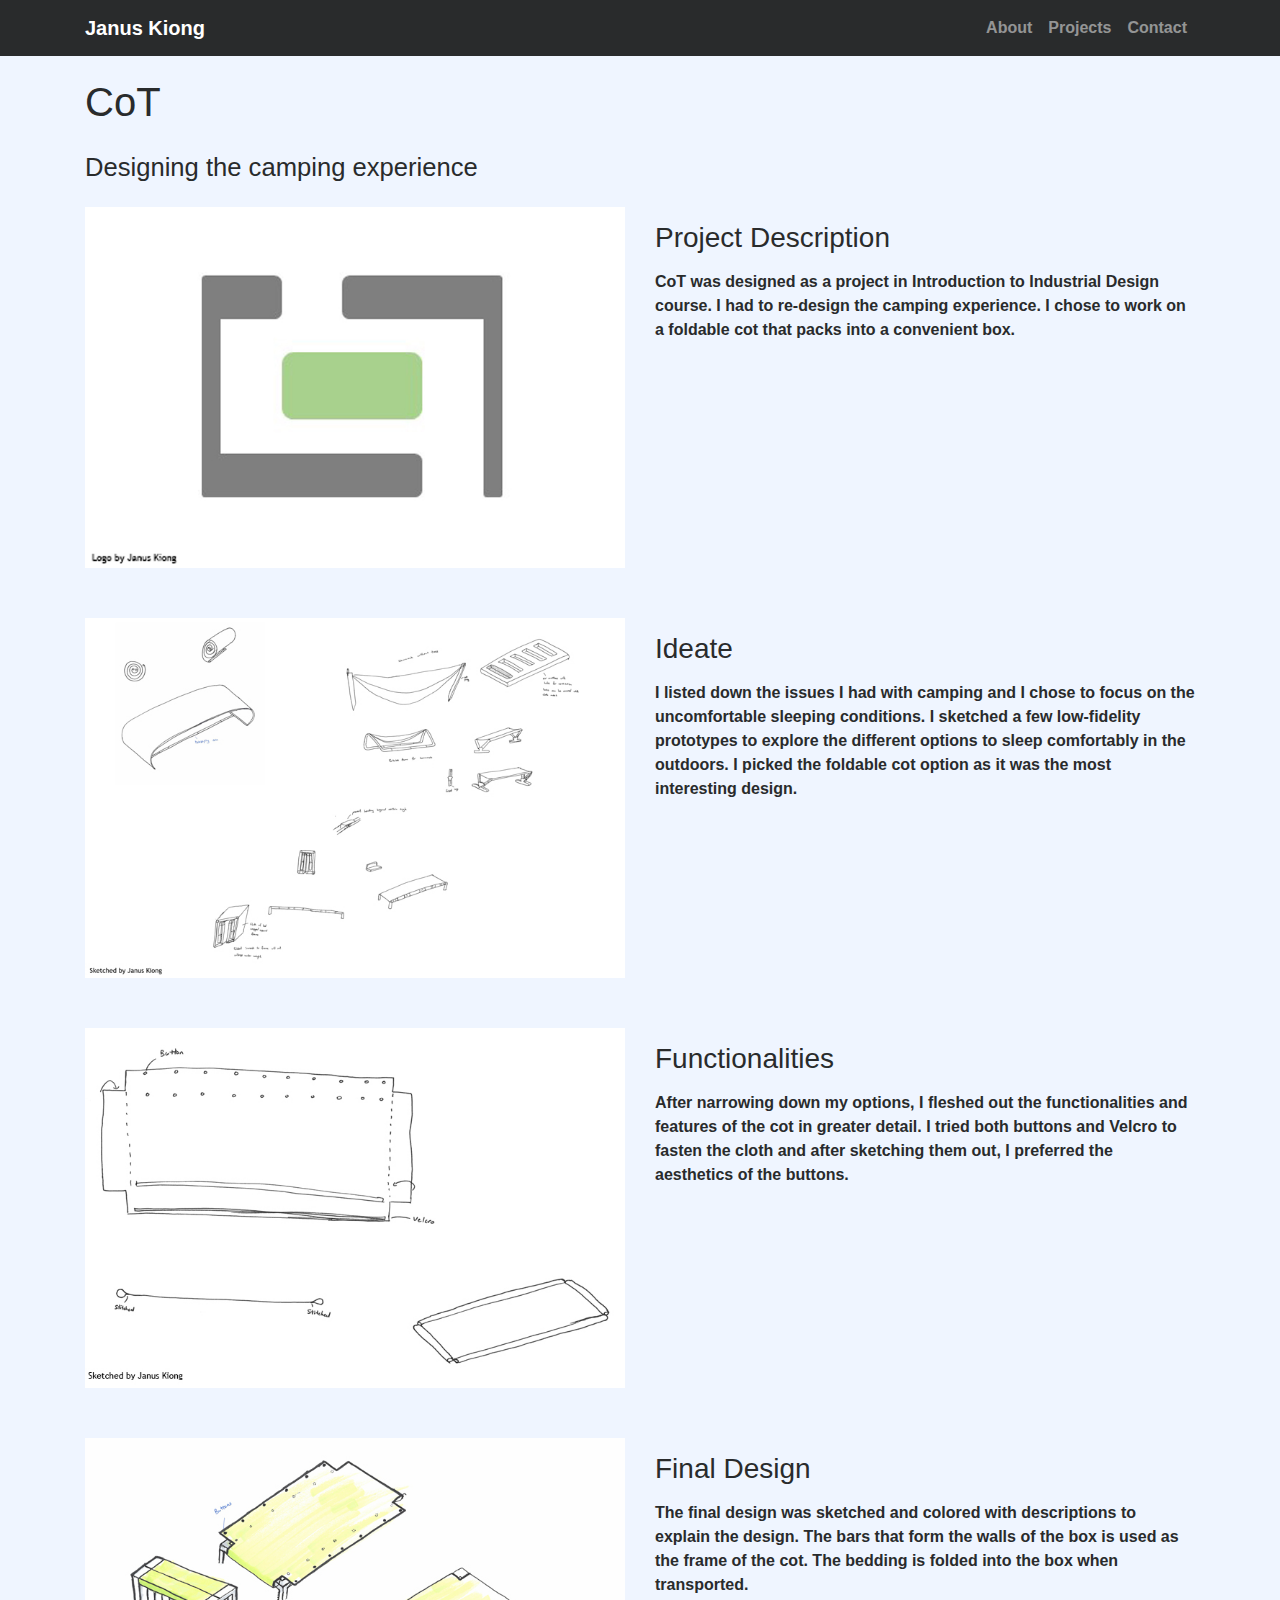
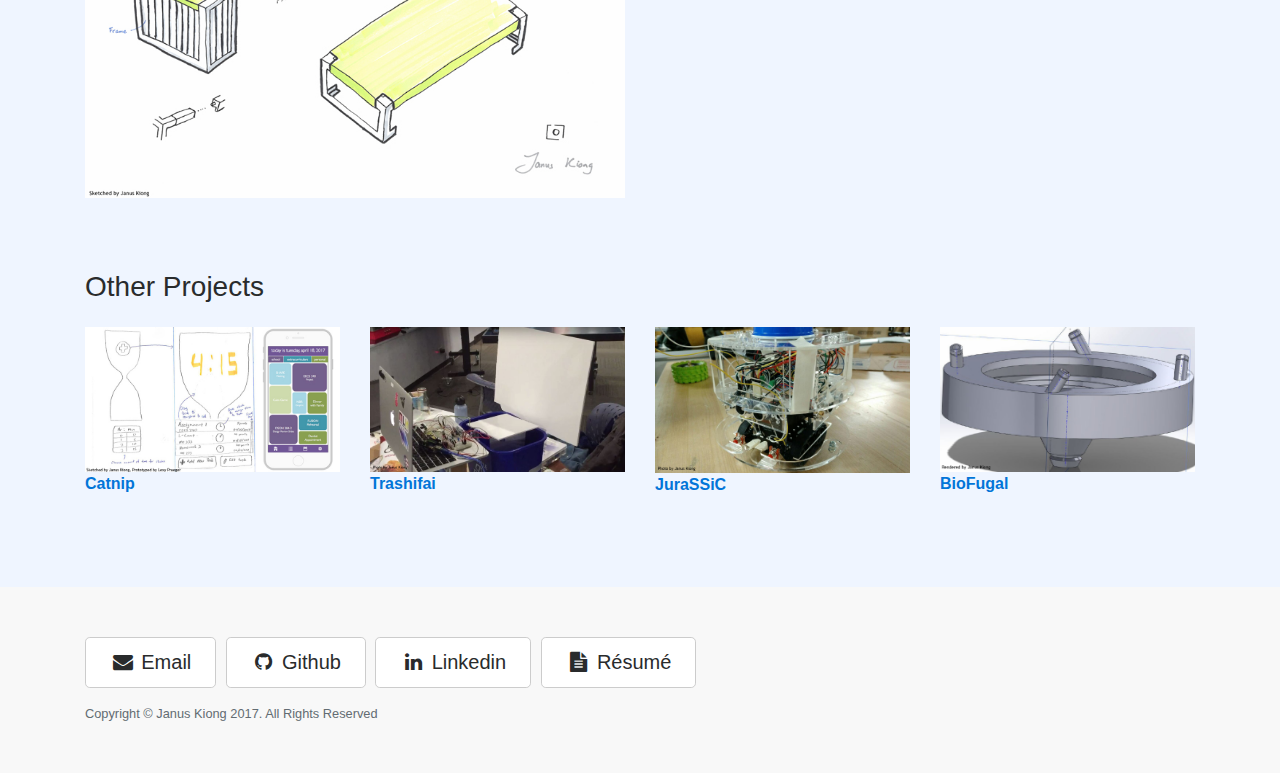
<file: projects/cot.html>
<!DOCTYPE html>
<html lang="en">

<head>

    <meta charset="utf-8">
    <meta name="viewport" content="width=device-width, initial-scale=1, shrink-to-fit=no">
    <meta name="description" content="">
    <meta name="author" content="">

    <title>Janus Kiong - Industrial Design</title>

    <!-- Bootstrap core CSS -->
    <link href="vendor/bootstrap/css/bootstrap.min.css" rel="stylesheet">

    <!-- Custom styles for this template -->
    <link href="css/portfolio-item.css" rel="stylesheet">

	<!-- Custom fonts for this template -->
    <link href="../vendor/font-awesome/css/font-awesome.min.css" rel="stylesheet" type="text/css">
    <link href="https://fonts.googleapis.com/css?family=Lato:300,400,700,300italic,400italic,700italic" rel="stylesheet" type="text/css">

    <!-- Temporary navbar container fix -->
    <style>
    .navbar-toggler {
        z-index: 1;
    }
    
    @media (max-width: 576px) {
        nav > .container {
            width: 100%;
        }
    }
    </style>

</head>

<body>

    <!-- Navigation -->
    <nav class="navbar fixed-top navbar-toggleable-md navbar-inverse bg-inverse">
        <button class="navbar-toggler navbar-toggler-right" type="button" data-toggle="collapse" data-target="#navbarExample" aria-controls="navbarExample" aria-expanded="false" aria-label="Toggle navigation">
            <span class="navbar-toggler-icon"></span>
        </button>
        <div class="container">
            <a class="navbar-brand" href="../index.html">Janus Kiong</a>
            <div class="collapse navbar-collapse" id="navbarExample">
                <ul class="navbar-nav ml-auto">
                    <li class="nav-item">
                        <a class="nav-link" href="../index.html#about">About</a>
                    </li>
                    <li class="nav-item">
                        <a class="nav-link" href="index.html">Projects</a>
                    </li>
                    <li class="nav-item">
                        <a class="nav-link" href="#contact">Contact</a>
                    </li>
                </ul>
            </div>
        </div>
    </nav>

    <!-- Page Content -->
    <div class="container">

        <!-- Portfolio Item Heading -->
        <h1 class="my-4">CoT</h1>
		<h2 class="my-4"><small>Designing the camping experience</small></h2>

        <!-- Portfolio Item Row -->
        <div class="row">

            <div class="col-md-6">
                <img class="img-fluid" src="img/cot-logo.jpg" alt="">
            </div>

            <div class="col-md-6">
                <h3 class="my-3">Project Description</h3>
                <p>CoT was designed as a project in Introduction to Industrial Design course. I had to re-design the camping experience. I chose to work on a foldable cot that packs into a convenient box.</p>
            </div>

        </div>
		<div class="row">

            <div class="col-md-6">
                <img class="img-fluid" src="img/cot-brainstorm.jpg" alt="">
            </div>

            <div class="col-md-6">
                <h3 class="my-3">Ideate</h3>
                <p>I listed down the issues I had with camping and I chose to focus on the uncomfortable sleeping conditions. I sketched a few low-fidelity prototypes to explore the different options to sleep comfortably in the outdoors. I picked the foldable cot option as it was the most interesting design.</p>
            </div>

        </div>
		<div class="row">

            <div class="col-md-6">
                <img class="img-fluid" src="img/cot-functionality.jpg" alt="">
            </div>

            <div class="col-md-6">
                <h3 class="my-3">Functionalities</h3>
                <p>After narrowing down my options, I fleshed out the functionalities and features of the cot in greater detail. I tried both buttons and Velcro to fasten the cloth and after sketching them out, I preferred the aesthetics of the buttons.</p>
            </div>

        </div>
		<div class="row">

            <div class="col-md-6">
                <img class="img-fluid" src="img/cot-final.jpg" alt="">
            </div>

            <div class="col-md-6">
                <h3 class="my-3">Final Design</h3>
                <p>The final design was sketched and colored with descriptions to explain the design. The bars that form the walls of the box is used as the frame of the cot. The bedding is folded into the box when transported.</p>
            </div>

        </div>
        <!-- /.row -->

        <!-- Related Projects Row -->
        <h3 class="my-4">Other Projects</h3>

        <div class="row">

            <div class="col-md-3 col-sm-6 mb-4">
                <a href="catnip.html">
                    <img class="img-fluid" src="img/catnip-index.jpg" alt="">
					<p>Catnip</p>
                </a>
            </div>
			
			<div class="col-md-3 col-sm-6 mb-4">
                <a href="trashifai.html">
                    <img class="img-fluid" src="img/trashifai-index.jpg" alt="">
					<p>Trashifai</p>
				</a>
            </div>
			
            <div class="col-md-3 col-sm-6 mb-4">
                <a href="jurassic.html">
                    <img class="img-fluid" src="img/jurassic-index.jpg" alt="">
					<p>JuraSSiC</p>
				</a>
            </div>

            <div class="col-md-3 col-sm-6 mb-4">
                <a href="biofugal.html">
                    <img class="img-fluid" src="img/biofugal-index.jpg" alt="">
					<p>BioFugal</p>
				</a>
            </div>

        </div>
        <!-- /.row -->

    </div>
    <!-- /.container -->

    <!-- Footer -->
    <section id="contact">
	<a name="contact"></a>
    <footer>
        <div class="container">
            <ul class="list-inline intro-social-buttons">
                    <li class="list-inline-item">
                        <a href="mailto:janus.kiong@gmail.com" class="btn btn-secondary btn-lg"><i class="fa fa-envelope fa-fw"></i> <span class="network-name">Email</span></a>
                    </li>
                    <li class="list-inline-item">
                        <a href="https://github.com/JnusK" class="btn btn-secondary btn-lg"><i class="fa fa-github fa-fw"></i> <span class="network-name">Github</span></a>
                    </li>
                    <li class="list-inline-item">
                        <a href="https://www.linkedin.com/in/januskiong/" class="btn btn-secondary btn-lg"><i class="fa fa-linkedin fa-fw"></i> <span class="network-name">Linkedin</span></a>
                    </li>
					<li class="list-inline-item">
                        <a href="../file/resume.pdf" target="_blank" class="btn btn-secondary btn-lg"><i class="fa fa-file-text fa-fw"></i> <span class="network-name">Résumé</span></a>
                    </li>
                </ul>
            <p class="copyright text-muted small">Copyright &copy; Janus Kiong 2017. All Rights Reserved</p>
        </div>
    </footer>
	</section>

    <!-- Bootstrap core JavaScript -->
    <script src="vendor/jquery/jquery.min.js"></script>
    <script src="vendor/tether/tether.min.js"></script>
    <script src="vendor/bootstrap/js/bootstrap.min.js"></script>

</body>

</html>
</file>
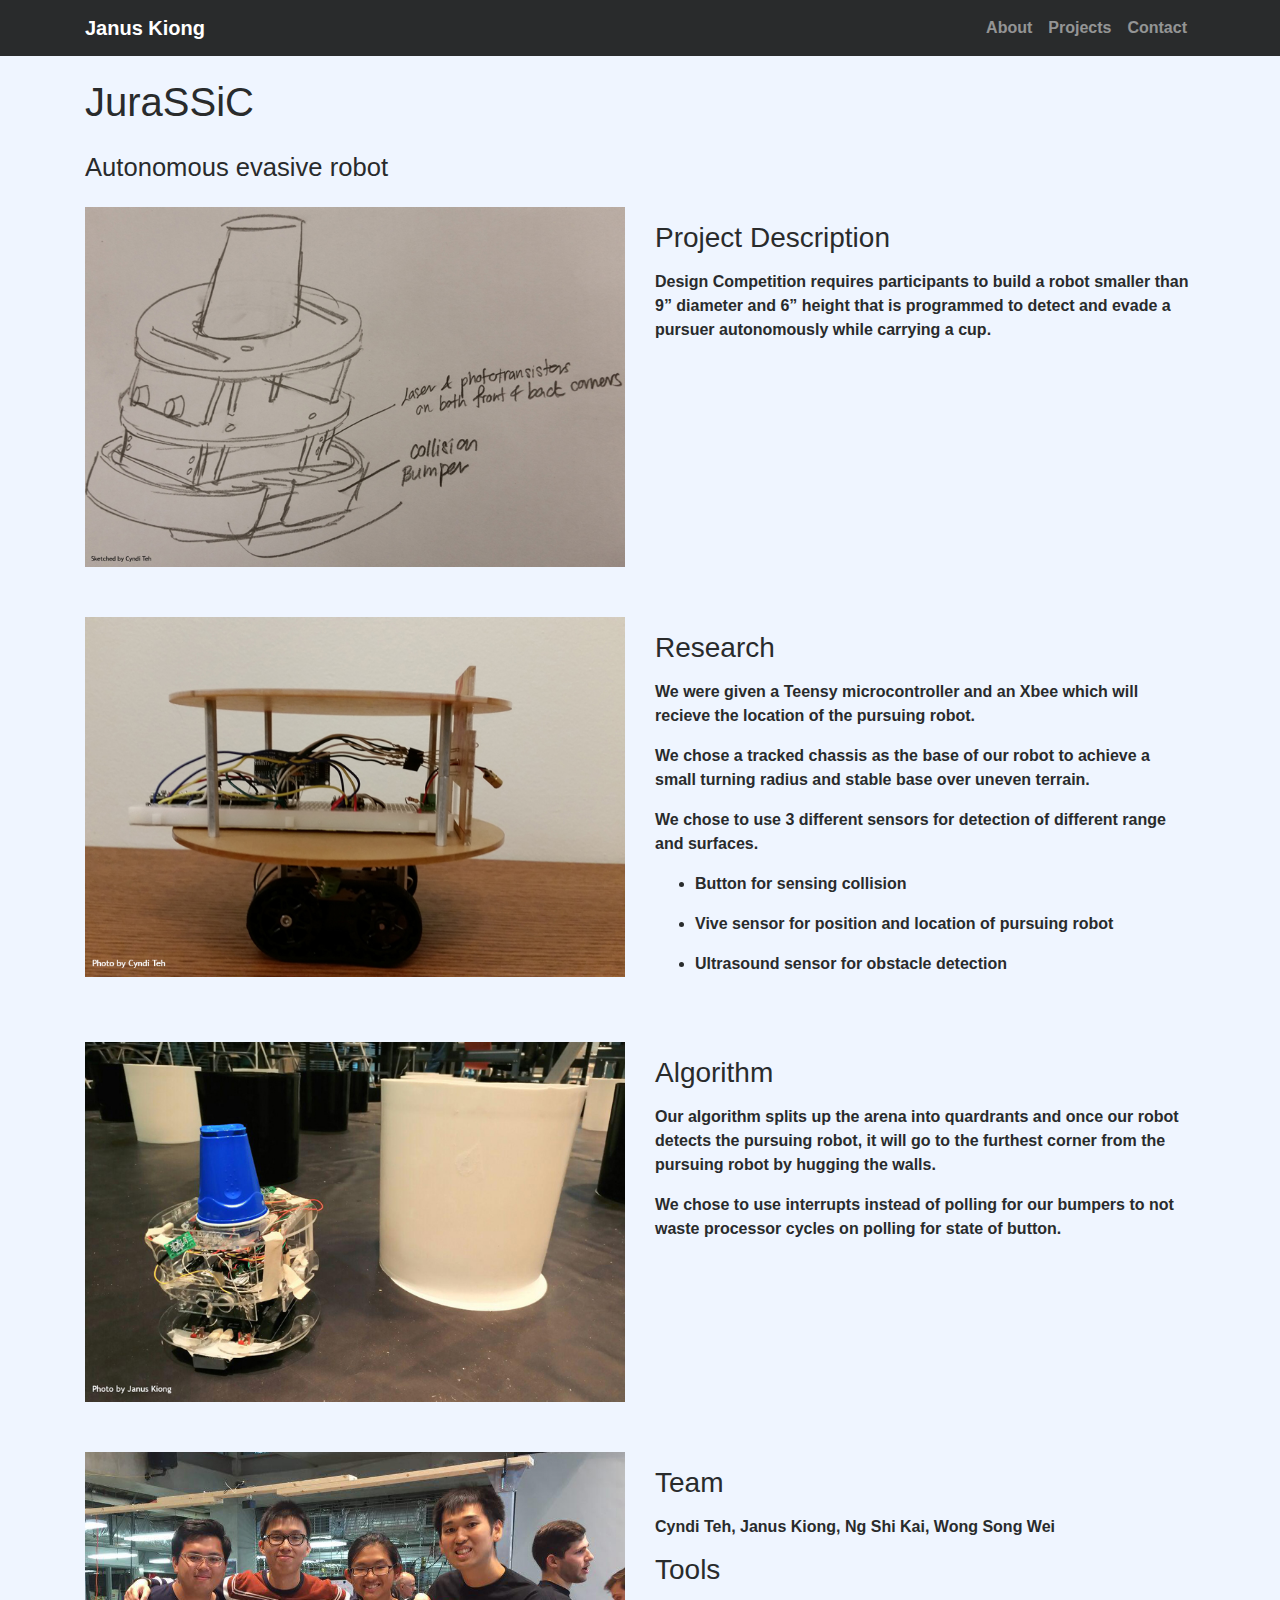
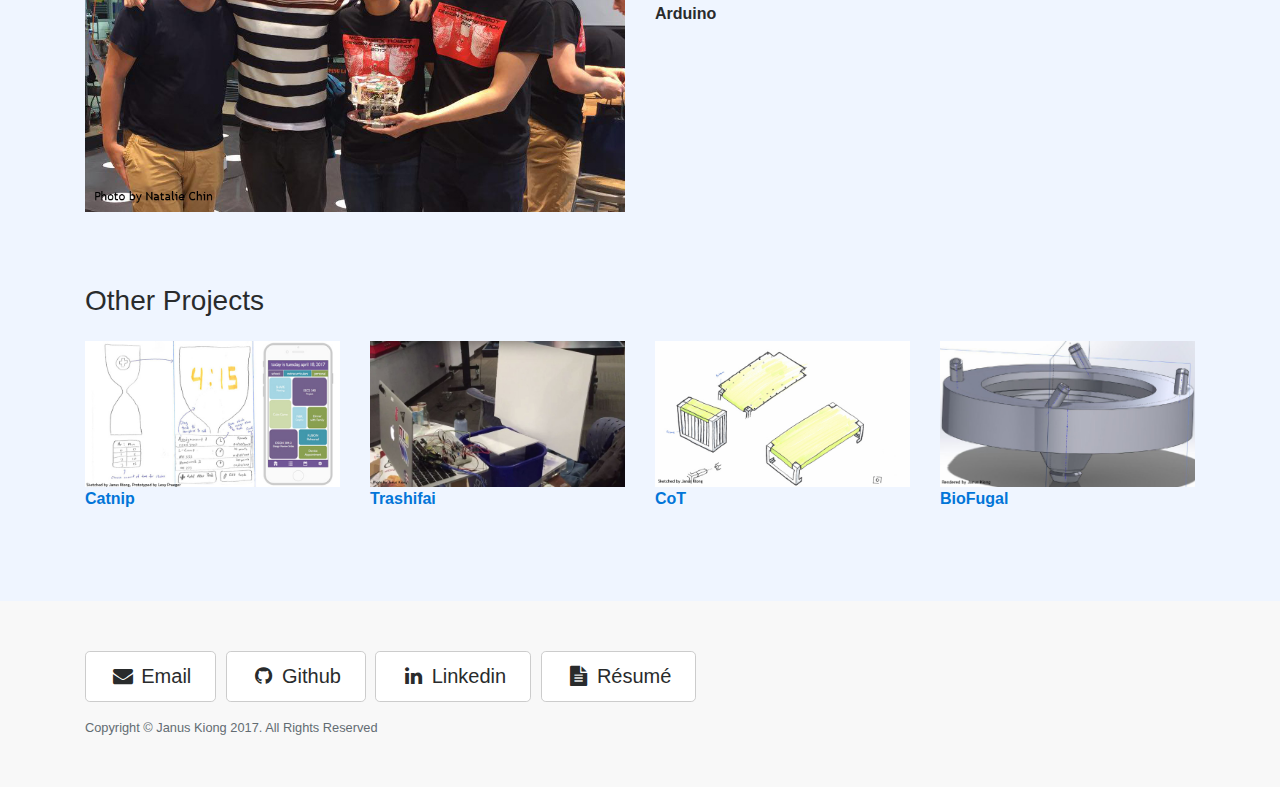
<file: projects/jurassic.html>
<!DOCTYPE html>
<html lang="en">

<head>

    <meta charset="utf-8">
    <meta name="viewport" content="width=device-width, initial-scale=1, shrink-to-fit=no">
    <meta name="description" content="">
    <meta name="author" content="">

    <title>Janus Kiong - JuraSSiC</title>

    <!-- Bootstrap core CSS -->
    <link href="vendor/bootstrap/css/bootstrap.min.css" rel="stylesheet">

    <!-- Custom styles for this template -->
    <link href="css/portfolio-item.css" rel="stylesheet">

	<!-- Custom fonts for this template -->
    <link href="../vendor/font-awesome/css/font-awesome.min.css" rel="stylesheet" type="text/css">
    <link href="https://fonts.googleapis.com/css?family=Lato:300,400,700,300italic,400italic,700italic" rel="stylesheet" type="text/css">

    <!-- Temporary navbar container fix -->
    <style>
    .navbar-toggler {
        z-index: 1;
    }
    
    @media (max-width: 576px) {
        nav > .container {
            width: 100%;
        }
    }
    </style>

</head>

<body>

    <!-- Navigation -->
    <nav class="navbar fixed-top navbar-toggleable-md navbar-inverse bg-inverse">
        <button class="navbar-toggler navbar-toggler-right" type="button" data-toggle="collapse" data-target="#navbarExample" aria-controls="navbarExample" aria-expanded="false" aria-label="Toggle navigation">
            <span class="navbar-toggler-icon"></span>
        </button>
        <div class="container">
            <a class="navbar-brand" href="../index.html">Janus Kiong</a>
            <div class="collapse navbar-collapse" id="navbarExample">
                <ul class="navbar-nav ml-auto">
                    <li class="nav-item">
                        <a class="nav-link" href="../index.html#about">About</a>
                    </li>
                    <li class="nav-item">
                        <a class="nav-link" href="index.html">Projects</a>
                    </li>
                    <li class="nav-item">
                        <a class="nav-link" href="#contact">Contact</a>
                    </li>
                </ul>
            </div>
        </div>
    </nav>

    <!-- Page Content -->
    <div class="container">

        <!-- Portfolio Item Heading -->
        <h1 class="my-4">JuraSSiC</h1>
		<h2 class="my-4"><small>Autonomous evasive robot</small></h2>

        <!-- Portfolio Item Row -->
        <div class="row">

            <div class="col-md-6">
                <img class="img-fluid" src="img/jurassic-sketch.jpg" alt="">
            </div>

            <div class="col-md-6">
                <h3 class="my-3">Project Description</h3>
                <p>Design Competition requires participants to build a robot smaller than 9” diameter and 6” height that is programmed to detect and evade a pursuer autonomously while carrying a cup.</p>
            </div>

        </div>
		<div class="row">

            <div class="col-md-6">
                <img class="img-fluid" src="img/jurassic-hardware.jpg" alt="">
            </div>

            <div class="col-md-6">
                <h3 class="my-3">Research</h3>
				<p>We were given a Teensy microcontroller and an Xbee which will recieve the location of the pursuing robot.</p>
				<p>We chose a tracked chassis as the base of our robot to achieve a small turning radius and stable base over uneven terrain.</p>
				<p>We chose to use 3 different sensors for detection of different range and surfaces.</p>
				<ul>
                    <li>
                        <p>Button for sensing collision</p>
                    </li>
                    <li>
                        <p>Vive sensor for position and location of pursuing robot</p>
                    </li>
					<li>
                        <p>Ultrasound sensor for obstacle detection</p>
                    </li>
                </ul>
            </div>

        </div>
		<div class="row">

            <div class="col-md-6">
                <img class="img-fluid" src="img/jurassic-arena.jpg" alt="img/jurassic-final.jpg">
            </div>

            <div class="col-md-6">
				<h3 class="my-3">Algorithm</h3>
                <p>Our algorithm splits up the arena into quardrants and once our robot detects the pursuing robot, it will go to the furthest corner from the pursuing robot by hugging the walls.</p>
				<p>We chose to use interrupts instead of polling for our bumpers to not waste processor cycles on polling for state of button.</p>
                
            </div>
		</div>	
		<div class="row">

            <div class="col-md-6">
                <img class="img-fluid" src="img/jurassic-team.jpg" alt="">
            </div>	
			<div class="col-md-6">
				<h3 class="my-3">Team</h3>
				<p>Cyndi Teh, Janus Kiong, Ng Shi Kai, Wong Song Wei</p>
				<h3 class="my-3">Tools</h3>
				<p>Arduino</p>
				
			</div>
        </div>
        <!-- /.row -->

        <!-- Related Projects Row -->
        <h3 class="my-4">Other Projects</h3>

        <div class="row">

            <div class="col-md-3 col-sm-6 mb-4">
                <a href="catnip.html">
                    <img class="img-fluid" src="img/catnip-index.jpg" alt="">
					<p>Catnip</p>
                </a>
            </div>

            <div class="col-md-3 col-sm-6 mb-4">
                <a href="trashifai.html">
                    <img class="img-fluid" src="img/trashifai-index.jpg" alt="">
					<p>Trashifai</p>
				</a>
            </div>

            <div class="col-md-3 col-sm-6 mb-4">
                <a href="cot.html">
                    <img class="img-fluid" src="img/cot-index.jpg" alt="">
					<p>CoT</p>
				</a>
            </div>

            <div class="col-md-3 col-sm-6 mb-4">
                <a href="biofugal.html">
                    <img class="img-fluid" src="img/biofugal-index.jpg" alt="">
					<p>BioFugal</p>
				</a>
            </div>

        </div>
        <!-- /.row -->

    </div>
    <!-- /.container -->

    <!-- Footer -->
    <section id="contact">
	<a name="contact"></a>
    <footer>
        <div class="container">
            <ul class="list-inline intro-social-buttons">
                    <li class="list-inline-item">
                        <a href="mailto:janus.kiong@gmail.com" class="btn btn-secondary btn-lg"><i class="fa fa-envelope fa-fw"></i> <span class="network-name">Email</span></a>
                    </li>
                    <li class="list-inline-item">
                        <a href="https://github.com/JnusK" class="btn btn-secondary btn-lg"><i class="fa fa-github fa-fw"></i> <span class="network-name">Github</span></a>
                    </li>
                    <li class="list-inline-item">
                        <a href="https://www.linkedin.com/in/januskiong/" class="btn btn-secondary btn-lg"><i class="fa fa-linkedin fa-fw"></i> <span class="network-name">Linkedin</span></a>
                    </li>
					<li class="list-inline-item">
                        <a href="../file/resume.pdf" target="_blank" class="btn btn-secondary btn-lg"><i class="fa fa-file-text fa-fw"></i> <span class="network-name">Résumé</span></a>
                    </li>
                </ul>
            <p class="copyright text-muted small">Copyright &copy; Janus Kiong 2017. All Rights Reserved</p>
        </div>
    </footer>
	</section>

    <!-- Bootstrap core JavaScript -->
    <script src="vendor/jquery/jquery.min.js"></script>
    <script src="vendor/tether/tether.min.js"></script>
    <script src="vendor/bootstrap/js/bootstrap.min.js"></script>

</body>

</html>
</file>
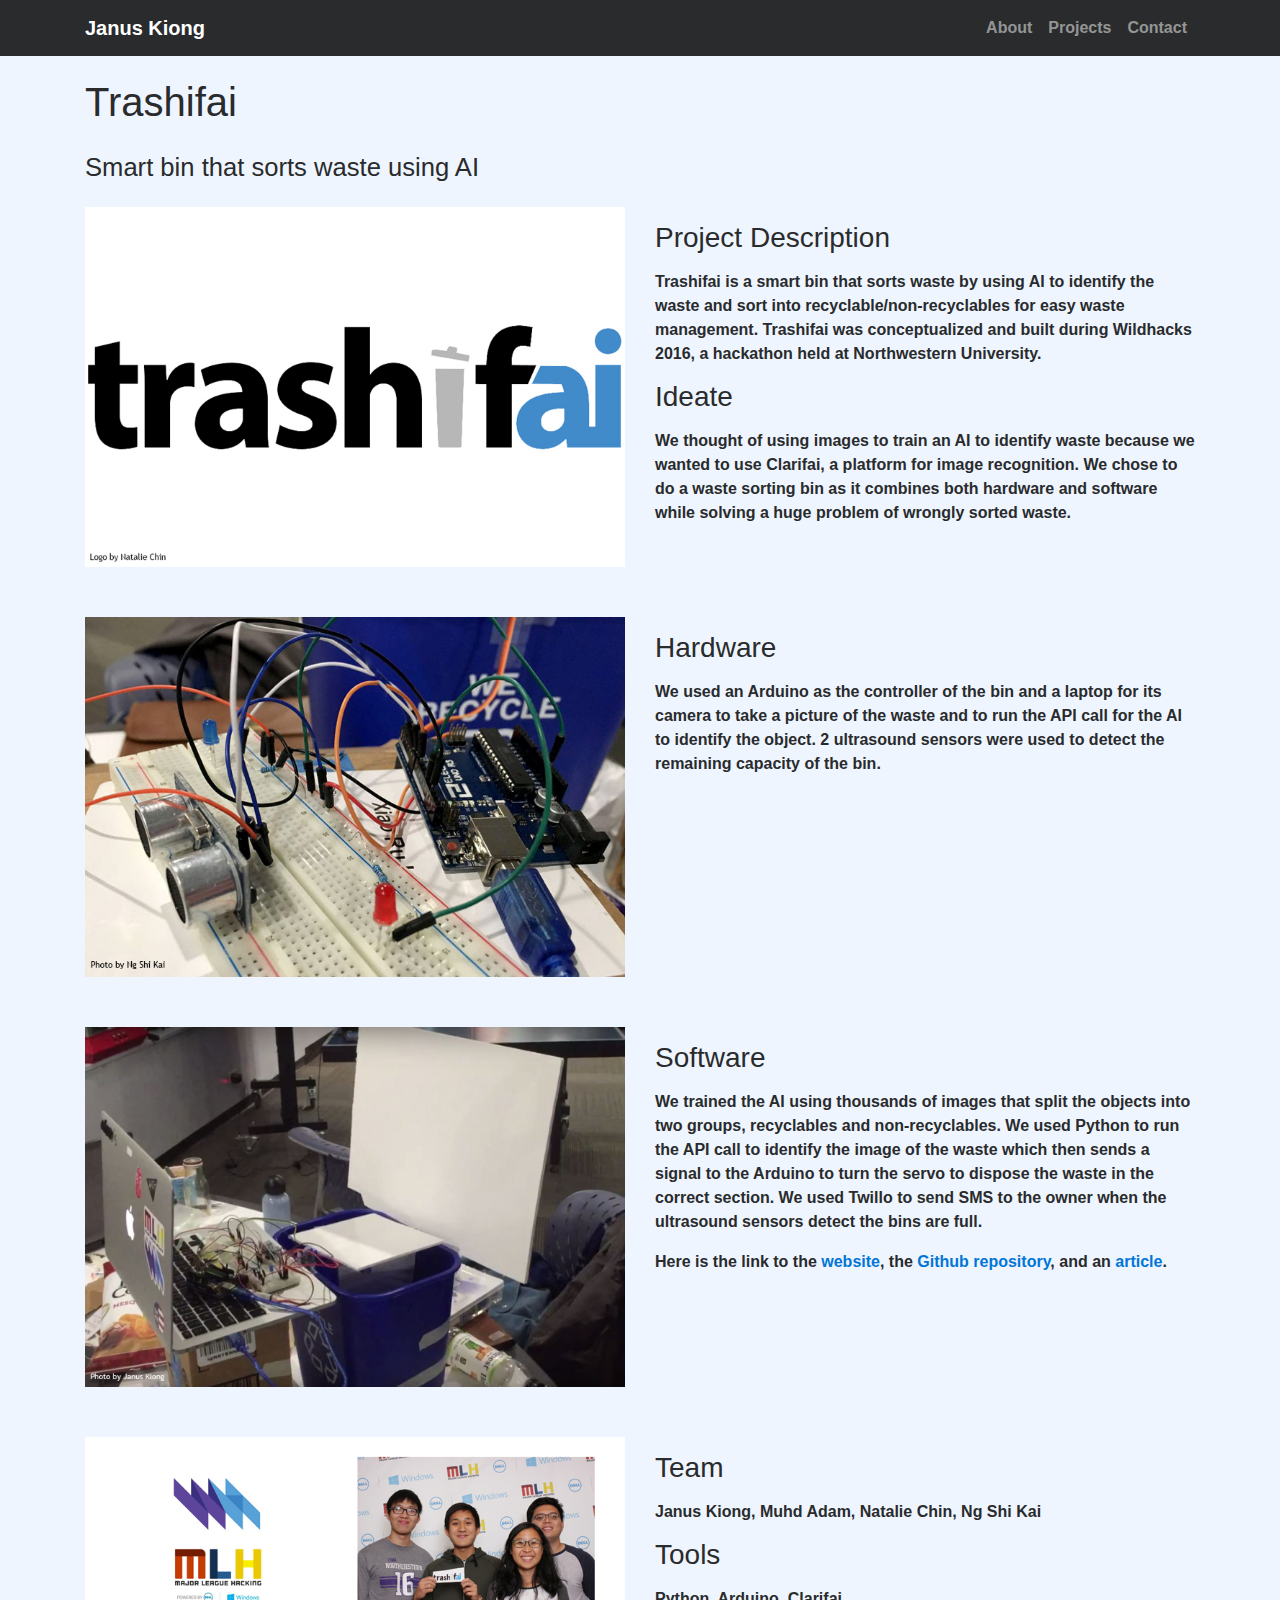
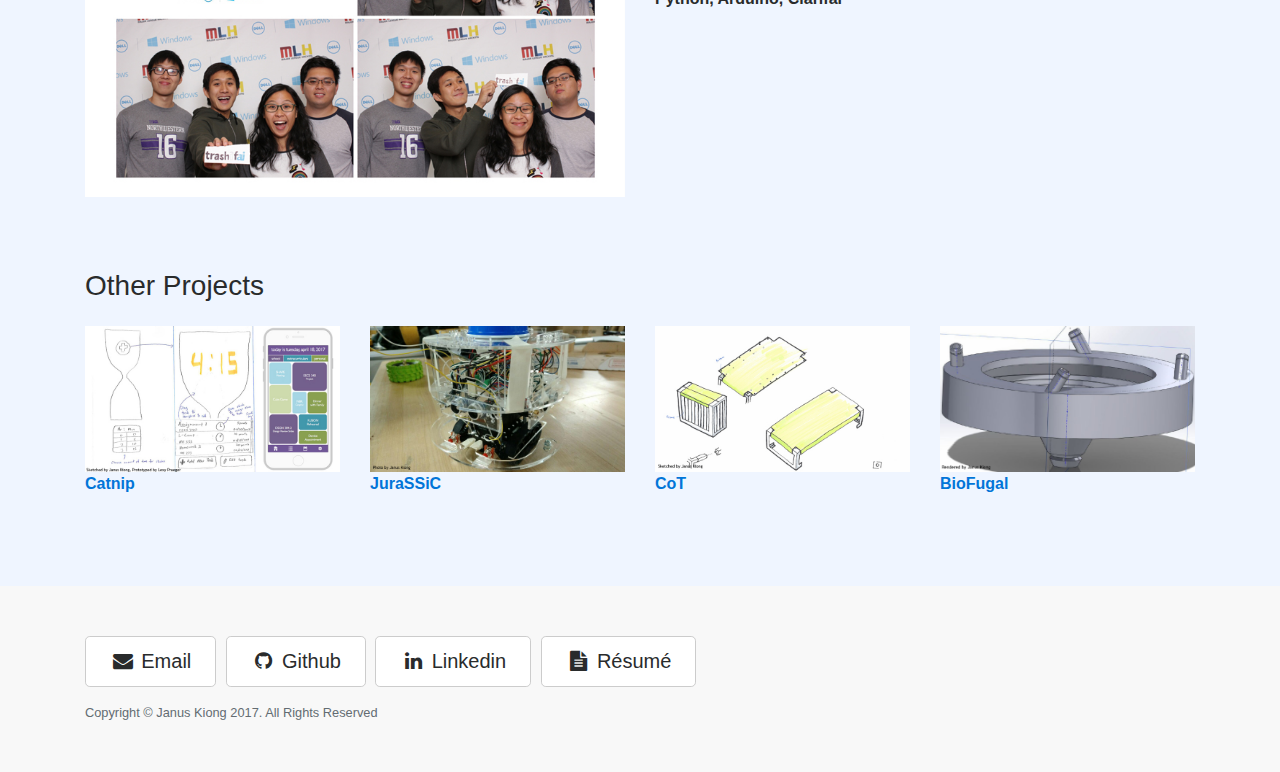
<file: projects/trashifai.html>
<!DOCTYPE html>
<html lang="en">

<head>

    <meta charset="utf-8">
    <meta name="viewport" content="width=device-width, initial-scale=1, shrink-to-fit=no">
    <meta name="description" content="">
    <meta name="author" content="">

    <title>Janus Kiong - Trashifai</title>

    <!-- Bootstrap core CSS -->
    <link href="vendor/bootstrap/css/bootstrap.min.css" rel="stylesheet">

    <!-- Custom styles for this template -->
    <link href="css/portfolio-item.css" rel="stylesheet">

	<!-- Custom fonts for this template -->
    <link href="../vendor/font-awesome/css/font-awesome.min.css" rel="stylesheet" type="text/css">
    <link href="https://fonts.googleapis.com/css?family=Lato:300,400,700,300italic,400italic,700italic" rel="stylesheet" type="text/css">

    <!-- Temporary navbar container fix -->
    <style>
    .navbar-toggler {
        z-index: 1;
    }
    
    @media (max-width: 576px) {
        nav > .container {
            width: 100%;
        }
    }
    </style>

</head>

<body>

    <!-- Navigation -->
    <nav class="navbar fixed-top navbar-toggleable-md navbar-inverse bg-inverse">
        <button class="navbar-toggler navbar-toggler-right" type="button" data-toggle="collapse" data-target="#navbarExample" aria-controls="navbarExample" aria-expanded="false" aria-label="Toggle navigation">
            <span class="navbar-toggler-icon"></span>
        </button>
        <div class="container">
            <a class="navbar-brand" href="../index.html">Janus Kiong</a>
            <div class="collapse navbar-collapse" id="navbarExample">
                <ul class="navbar-nav ml-auto">
                    <li class="nav-item">
                        <a class="nav-link" href="../index.html#about">About</a>
                    </li>
                    <li class="nav-item">
                        <a class="nav-link" href="index.html">Projects</a>
                    </li>
                    <li class="nav-item">
                        <a class="nav-link" href="#contact">Contact</a>
                    </li>
                </ul>
            </div>
        </div>
    </nav>

    <!-- Page Content -->
    <div class="container">

        <!-- Portfolio Item Heading -->
        <h1 class="my-4">Trashifai</h1>
		<h2 class="my-4"><small>Smart bin that sorts waste using AI</small></h2>

        <!-- Portfolio Item Row -->
        <div class="row">

            <div class="col-md-6">
                <img class="img-fluid" src="img/trashifai-logo.jpg" alt="">
            </div>

            <div class="col-md-6">
                <h3 class="my-3">Project Description</h3>
                <p>Trashifai is a smart bin that sorts waste by using AI to identify the waste and sort into recyclable/non-recyclables for easy waste management. Trashifai was conceptualized and built during Wildhacks 2016, a hackathon held at Northwestern University.</p>
                <h3 class="my-3">Ideate</h3>
				<p>We thought of using images to train an AI to identify waste because we wanted to use Clarifai, a platform for image recognition. We chose to do a waste sorting bin as it combines both hardware and software while solving a huge problem of wrongly sorted waste.</p>
            </div>

        </div>
		<div class="row">

            <div class="col-md-6">
                <img class="img-fluid" src="img/trashifai-hardware.jpg" alt="">
            </div>

            <div class="col-md-6">
                <h3 class="my-3">Hardware</h3>
                <p>We used an Arduino as the controller of the bin and a laptop for its camera to take a picture of the waste and to run the API call for the AI to identify the object. 2 ultrasound sensors were used to detect the remaining capacity of the bin.</p>
            </div>
		</div>
		<div class="row">
			
			<div class="col-md-6">
				<a href="https://drive.google.com/file/d/0B_v-8cJZYSKEVjFlcGNILWpnclE/preview" target="_blank"><img class="img-fluid"  src="img/trashifai-prototype.jpg"></a>
			</div>
			<div class="col-md-6">
				<h3 class="my-3">Software</h3>
				<p>We trained the AI using thousands of images that split the objects into two groups, recyclables and non-recyclables. We used Python to run the API call to identify the image of the waste which then sends a signal to the Arduino to turn the servo to dispose the waste in the correct section. We used Twillo to send SMS to the owner when the ultrasound sensors detect the bins are full.</p>
				<p>Here is the link to the <a href="http://trashifai.me/">website</a>, the <a href="https://github.com/shikai93/trashifai">Github repository</a>, and an <a href="http://blog.clarifai.com/clarifai-featured-hack-trashifai-is-a-smart-trash-can-that-auto-sorts-recyclables/#.WQeyL9IrJPY">article</a>.</p>
			</div>
		</div>
		<div class="row">

            <div class="col-md-6">
                <img class="img-fluid" src="img/trashifai-team.jpg" alt="">
            </div>
			<div class="col-md-6">
				<h3 class="my-3">Team</h3>
				<p>Janus Kiong, Muhd Adam, Natalie Chin, Ng Shi Kai</p>
				<h3 class="my-3">Tools</h3>
				<p>Python, Arduino, Clarifai</p>
				
			</div>
        </div>
        <!-- /.row -->

        <!-- Related Projects Row -->
        <h3 class="my-4">Other Projects</h3>

        <div class="row">

            <div class="col-md-3 col-sm-6 mb-4">
                <a href="catnip.html">
                    <img class="img-fluid" src="img/catnip-index.jpg" alt="">
					<p>Catnip</p>
                </a>
            </div>

            <div class="col-md-3 col-sm-6 mb-4">
                <a href="jurassic.html">
                    <img class="img-fluid" src="img/jurassic-index.jpg" alt="">
					<p>JuraSSiC</p>
				</a>
            </div>

            <div class="col-md-3 col-sm-6 mb-4">
                <a href="cot.html">
                    <img class="img-fluid" src="img/cot-index.jpg" alt="">
					<p>CoT</p>
				</a>
            </div>

            <div class="col-md-3 col-sm-6 mb-4">
                <a href="biofugal.html">
                    <img class="img-fluid" src="img/biofugal-index.jpg" alt="">
					<p>BioFugal</p>
				</a>
            </div>

        </div>
        <!-- /.row -->

    </div>
    <!-- /.container -->

    <!-- Footer -->
    <section id="contact">
	<a name="contact"></a>
    <footer>
        <div class="container">
            <ul class="list-inline intro-social-buttons">
                    <li class="list-inline-item">
                        <a href="mailto:janus.kiong@gmail.com" class="btn btn-secondary btn-lg"><i class="fa fa-envelope fa-fw"></i> <span class="network-name">Email</span></a>
                    </li>
                    <li class="list-inline-item">
                        <a href="https://github.com/JnusK" class="btn btn-secondary btn-lg"><i class="fa fa-github fa-fw"></i> <span class="network-name">Github</span></a>
                    </li>
                    <li class="list-inline-item">
                        <a href="https://www.linkedin.com/in/januskiong/" class="btn btn-secondary btn-lg"><i class="fa fa-linkedin fa-fw"></i> <span class="network-name">Linkedin</span></a>
                    </li>
					<li class="list-inline-item">
                        <a href="../file/resume.pdf" target="_blank" class="btn btn-secondary btn-lg"><i class="fa fa-file-text fa-fw"></i> <span class="network-name">Résumé</span></a>
                    </li>
                </ul>
            <p class="copyright text-muted small">Copyright &copy; Janus Kiong 2017. All Rights Reserved</p>
        </div>
    </footer>
	</section>

    <!-- Bootstrap core JavaScript -->
    <script src="vendor/jquery/jquery.min.js"></script>
    <script src="vendor/tether/tether.min.js"></script>
    <script src="vendor/bootstrap/js/bootstrap.min.js"></script>

</body>

</html>
</file>
<file: css/landing-page.css>
/*!
 * Start Bootstrap - Landing Page (http://startbootstrap.com/template-overviews/landing-page)
 * Copyright 2013-2017 Start Bootstrap
 * Licensed under MIT (https://github.com/BlackrockDigital/startbootstrap-landing-page/blob/master/LICENSE)
 */

body,
html {
    width: 100%;
    height: 100%;
}

body,
h1,
h2,
h3,
h4,
h5,
h6 {
    font-family: Trebuchet MS, sans-serif;
    font-weight: 700;
}

body {
		background-color: #eff5ff;
}

.intro-header {
    padding-top: 50px;
    padding-bottom: 50px;
    text-align: right;
    color: #f8f8f8;
    background: url(../img/intro-bg.jpg) no-repeat center center;
    background-size: cover;
}

.intro-message {
    position: relative;
    padding-top: 20%;
    padding-bottom: 20%;
}

.intro-message > h1 {
    margin: 0;
    text-shadow: 2px 2px 3px rgba(0, 0, 0, 0.6);
    font-size: 5em;
}

.intro-divider {
    width: 445px;
	/*margin-right: 0;*/
	position: relative;
	float: right;
    border-top: 1px solid #f8f8f8;
    border-bottom: 1px solid rgba(0, 0, 0, 0.2);
}

.intro-message > h3 {
    text-shadow: 2px 2px 3px rgba(0, 0, 0, 0.6);
}

@media(max-width:767px) {
    .intro-message {
        padding-bottom: 15%;
    }
    .intro-message > h1 {
        font-size: 3em;
    }
    ul.intro-social-buttons > li {
        display: block;
        margin-bottom: 20px;
        padding: 0;
    }
    ul.intro-social-buttons > li:last-child {
        margin-bottom: 0;
    }
    .intro-divider {
        width: 100%;
    }
}

.network-name {
    text-transform: uppercase;
    font-size: 14px;
    font-weight: 400;
    letter-spacing: 2px;
}

.content-section-a {
    padding: 50px 0;
    background-color: #f8f8f8;
}

.content-section-b {
    padding: 50px 0;
    border-top: 1px solid #e7e7e7;
    border-bottom: 1px solid #e7e7e7;
}

.section-heading {
    margin-bottom: 30px;
}

.section-heading-spacer {
    float: left;
    width: 200px;
    border-top: 3px solid #e7e7e7;
}

.banner {
    padding: 100px 0;
    color: #f8f8f8;
    background: url(../img/banner-bg.jpg) no-repeat center center;
    background-size: cover;
}

.banner h2 {
    margin: 0;
    text-shadow: 2px 2px 3px rgba(0, 0, 0, 0.6);
    font-size: 3em;
}

.banner ul {
    margin-bottom: 0;
}

.banner-social-buttons {
    float: right;
    margin-top: 0;
}

@media(max-width:1199px) {
    ul.banner-social-buttons {
        float: left;
        margin-top: 15px;
    }
}

@media(max-width:767px) {
    .banner h2 {
        margin: 0;
        text-shadow: 2px 2px 3px rgba(0, 0, 0, 0.6);
        font-size: 3em;
    }
    ul.banner-social-buttons > li {
        display: block;
        margin-bottom: 20px;
        padding: 0;
    }
    ul.banner-social-buttons > li:last-child {
        margin-bottom: 0;
    }
}

.carousel-item {
    height: 100vh;
    min-height: 300px;
    background: no-repeat center center scroll;
    -webkit-background-size: cover;
    -moz-background-size: cover;
    -o-background-size: cover;
    background-size: cover;
}

footer {
    padding: 50px 0;
    background-color: #f8f8f8;
}

p.copyright {
    margin: 15px 0 0;
}
</file>
<file: projects/css/2-col-portfolio.css>
/*!
 * Start Bootstrap - 2 Col Portfolio (http://startbootstrap.com/template-overviews/2-col-portfolio)
 * Copyright 2013-2017 Start Bootstrap
 * Licensed under MIT (https://github.com/BlackrockDigital/startbootstrap-2-col-portfolio/blob/master/LICENSE)
 */

body {
	font-family: Trebuchet MS, sans-serif;
	font-weight: 700;
    padding-top: 54px;
	background-color: #eff5ff;
}

@media (min-width: 992px) {
    body {
        padding-top: 56px;
    }
}

.portfolio-item {
    margin-bottom: 30px;
}

.pagination {
    margin-bottom: 30px;
}

footer {
    padding: 50px 0;
    background-color: #f8f8f8;
}

p.copyright {
    margin: 15px 0 0;
}
</file>
<file: projects/css/portfolio-item.css>
/*!
 * Start Bootstrap - Portfolio Item (http://startbootstrap.com/template-overviews/portfolio-item)
 * Copyright 2013-2017 Start Bootstrap
 * Licensed under MIT (https://github.com/BlackrockDigital/startbootstrap-portfolio-item/blob/master/LICENSE)
 */

body {
	font-family: Trebuchet MS, sans-serif;
	font-weight: 700;
	padding-top: 54px;
	background-color: #eff5ff;
}

@media (min-width: 992px) {
    body {
        padding-top: 56px;
    }
}

footer {
    padding: 50px 0;
    background-color: #f8f8f8;
}

p.copyright {
    margin: 15px 0 0;
}

.row {
	padding-bottom: 50px;
}
</file>
